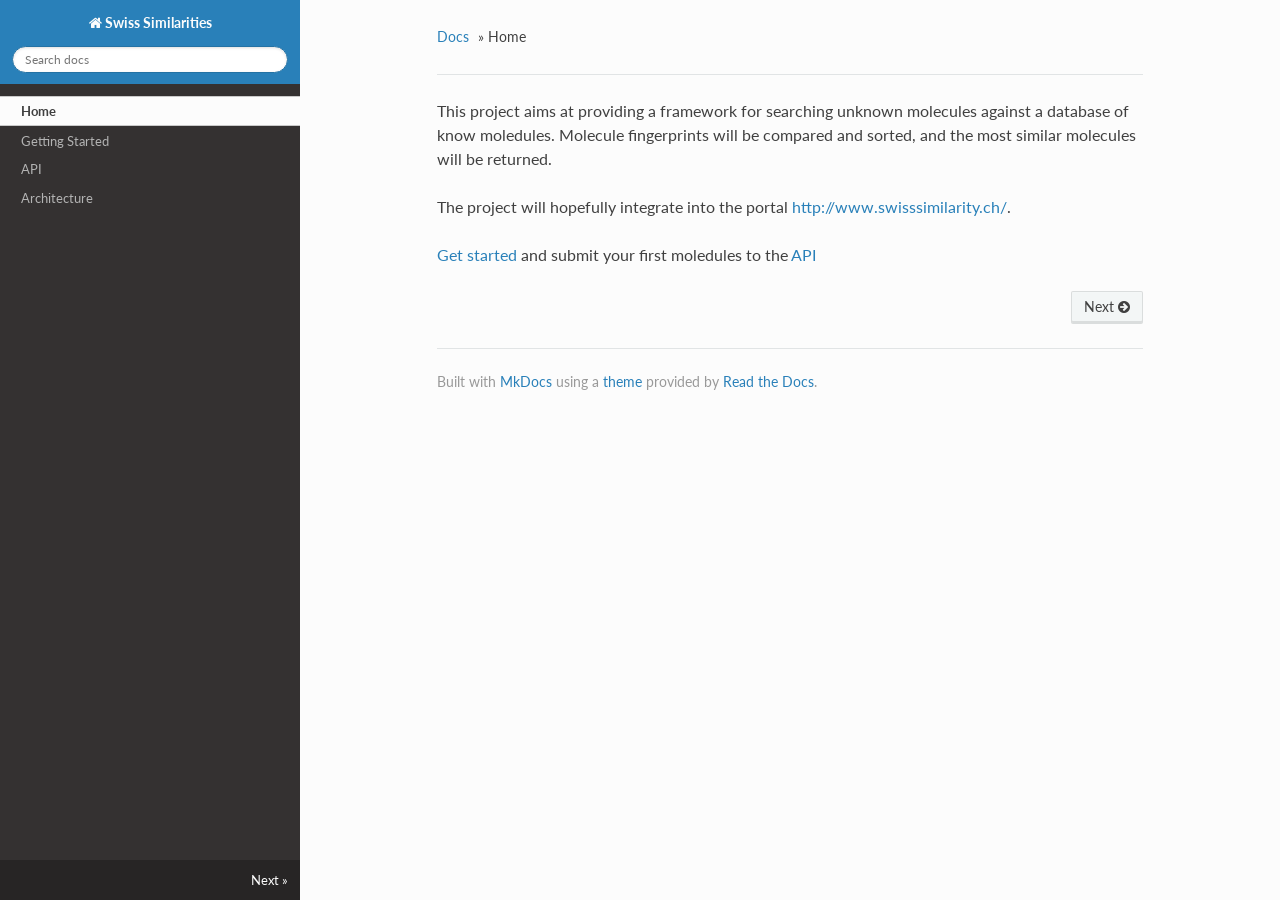
<file: index.html>
<!DOCTYPE html>
<!--[if IE 8]><html class="no-js lt-ie9" lang="en" > <![endif]-->
<!--[if gt IE 8]><!--> <html class="no-js" lang="en" > <!--<![endif]-->
<head>
  <meta charset="utf-8">
  <meta name="viewport" content="width=device-width, initial-scale=1.0">
  
  <title>Swiss Similarities</title>
  

  <link rel="shortcut icon" href="logo.png">
  

  
  <link href='https://fonts.googleapis.com/css?family=Lato:400,700|Roboto+Slab:400,700|Inconsolata:400,700' rel='stylesheet' type='text/css'>

  <link rel="stylesheet" href="./css/theme.css" type="text/css" />
  <link rel="stylesheet" href="./css/theme_extra.css" type="text/css" />
  <link rel="stylesheet" href="./css/highlight.css">
  <link href="./daplab.css" rel="stylesheet">

  
  <script>
    // Current page data
    var mkdocs_page_name = "None";
  </script>
  
  <script src="./js/jquery-2.1.1.min.js"></script>
  <script src="./js/modernizr-2.8.3.min.js"></script>
  <script type="text/javascript" src="./js/highlight.pack.js"></script>
  <script src="./js/theme.js"></script> 

  
</head>

<body class="wy-body-for-nav" role="document">

  <div class="wy-grid-for-nav">

    
    <nav data-toggle="wy-nav-shift" class="wy-nav-side stickynav">
      <div class="wy-side-nav-search">
        <a href="." class="icon icon-home"> Swiss Similarities</a>
        <div role="search">
  <form id ="rtd-search-form" class="wy-form" action="./search.html" method="get">
    <input type="text" name="q" placeholder="Search docs" />
  </form>
</div>
      </div>

      <div class="wy-menu wy-menu-vertical" data-spy="affix" role="navigation" aria-label="main navigation">
        <ul class="current">
          
            <li>
    <li class="toctree-l1 current">
        <a class="current" href=".">Home</a>
        
            <ul>
            
            </ul>
        
    </li>
<li>
          
            <li>
    <li class="toctree-l1 ">
        <a class="" href="getting_started/">Getting Started</a>
        
    </li>
<li>
          
            <li>
    <li class="toctree-l1 ">
        <a class="" href="api/">API</a>
        
    </li>
<li>
          
            <li>
    <li class="toctree-l1 ">
        <a class="" href="architecture/">Architecture</a>
        
    </li>
<li>
          
        </ul>
      </div>
      &nbsp;
    </nav>

    <section data-toggle="wy-nav-shift" class="wy-nav-content-wrap">

      
      <nav class="wy-nav-top" role="navigation" aria-label="top navigation">
        <i data-toggle="wy-nav-top" class="fa fa-bars"></i>
        <a href=".">Swiss Similarities</a>
      </nav>

      
      <div class="wy-nav-content">
        <div class="rst-content">
          <div role="navigation" aria-label="breadcrumbs navigation">
  <ul class="wy-breadcrumbs">
    <li><a href=".">Docs</a> &raquo;</li>
    
      
    
    <li>Home</li>
    <li class="wy-breadcrumbs-aside">
      
    </li>
  </ul>
  <hr/>
</div>
          <div role="main">
            <div class="section">
              
                <p>This project aims at providing a framework for searching unknown molecules against a database of know moledules.
Molecule fingerprints will be compared and sorted, and the most similar molecules will be returned.</p>
<p>The project will hopefully integrate into the portal <a href="http://www.swisssimilarity.ch/">http://www.swisssimilarity.ch/</a>.</p>
<p><a href="getting_started/">Get started</a> and submit your first moledules to the <a href="api/">API</a></p>
              
            </div>
          </div>
          <footer>
  
    <div class="rst-footer-buttons" role="navigation" aria-label="footer navigation">
      
        <a href="getting_started/" class="btn btn-neutral float-right" title="Getting Started"/>Next <span class="icon icon-circle-arrow-right"></span></a>
      
      
    </div>
  

  <hr/>

  <div role="contentinfo">
    <!-- Copyright etc -->
    
  </div>

  Built with <a href="http://www.mkdocs.org">MkDocs</a> using a <a href="https://github.com/snide/sphinx_rtd_theme">theme</a> provided by <a href="https://readthedocs.org">Read the Docs</a>.
</footer>
	  
        </div>
      </div>

    </section>

  </div>

<div class="rst-versions" role="note" style="cursor: pointer">
    <span class="rst-current-version" data-toggle="rst-current-version">
      
      
      
        <span style="margin-left: 15px"><a href="getting_started/" style="color: #fcfcfc">Next &raquo;</a></span>
      
    </span>
</div>

</body>
</html>

<!--
MkDocs version : 0.14.0
Build Date UTC : 2016-01-18 23:52:26.658202
-->
</file>
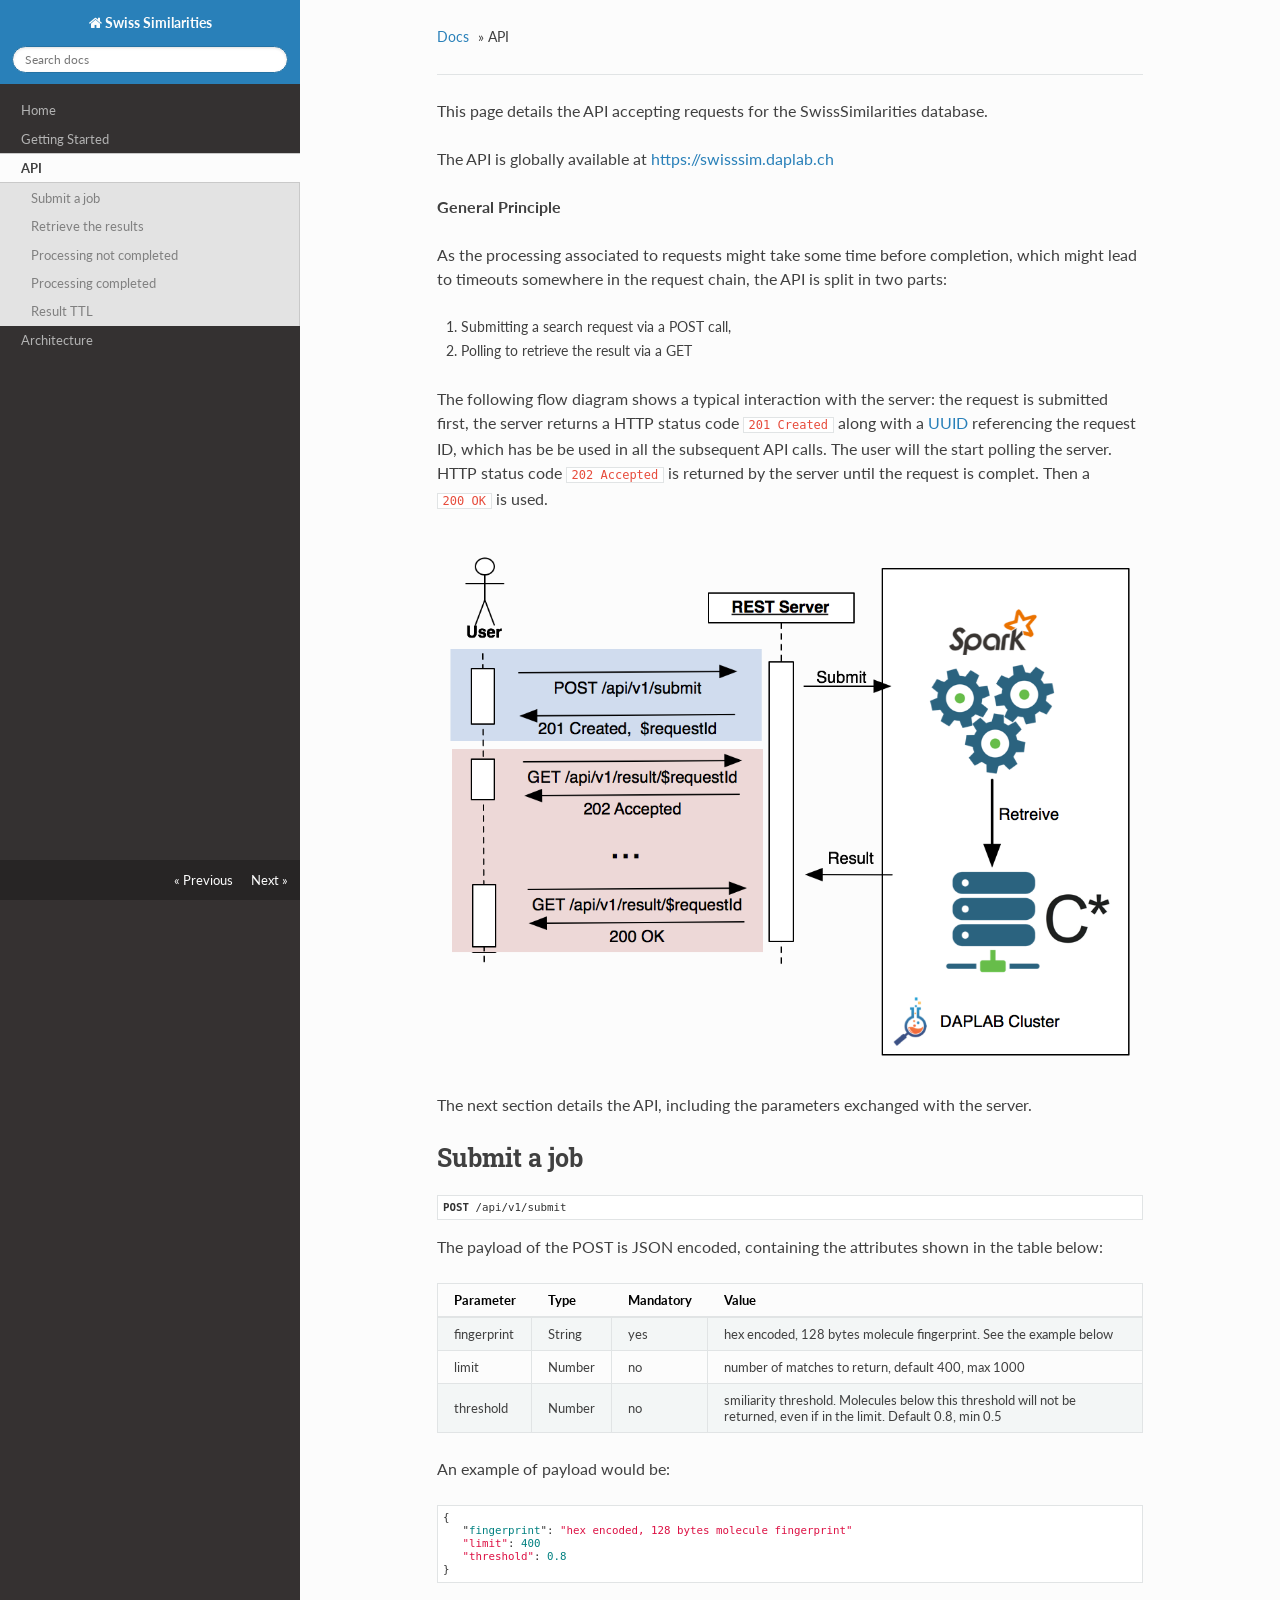
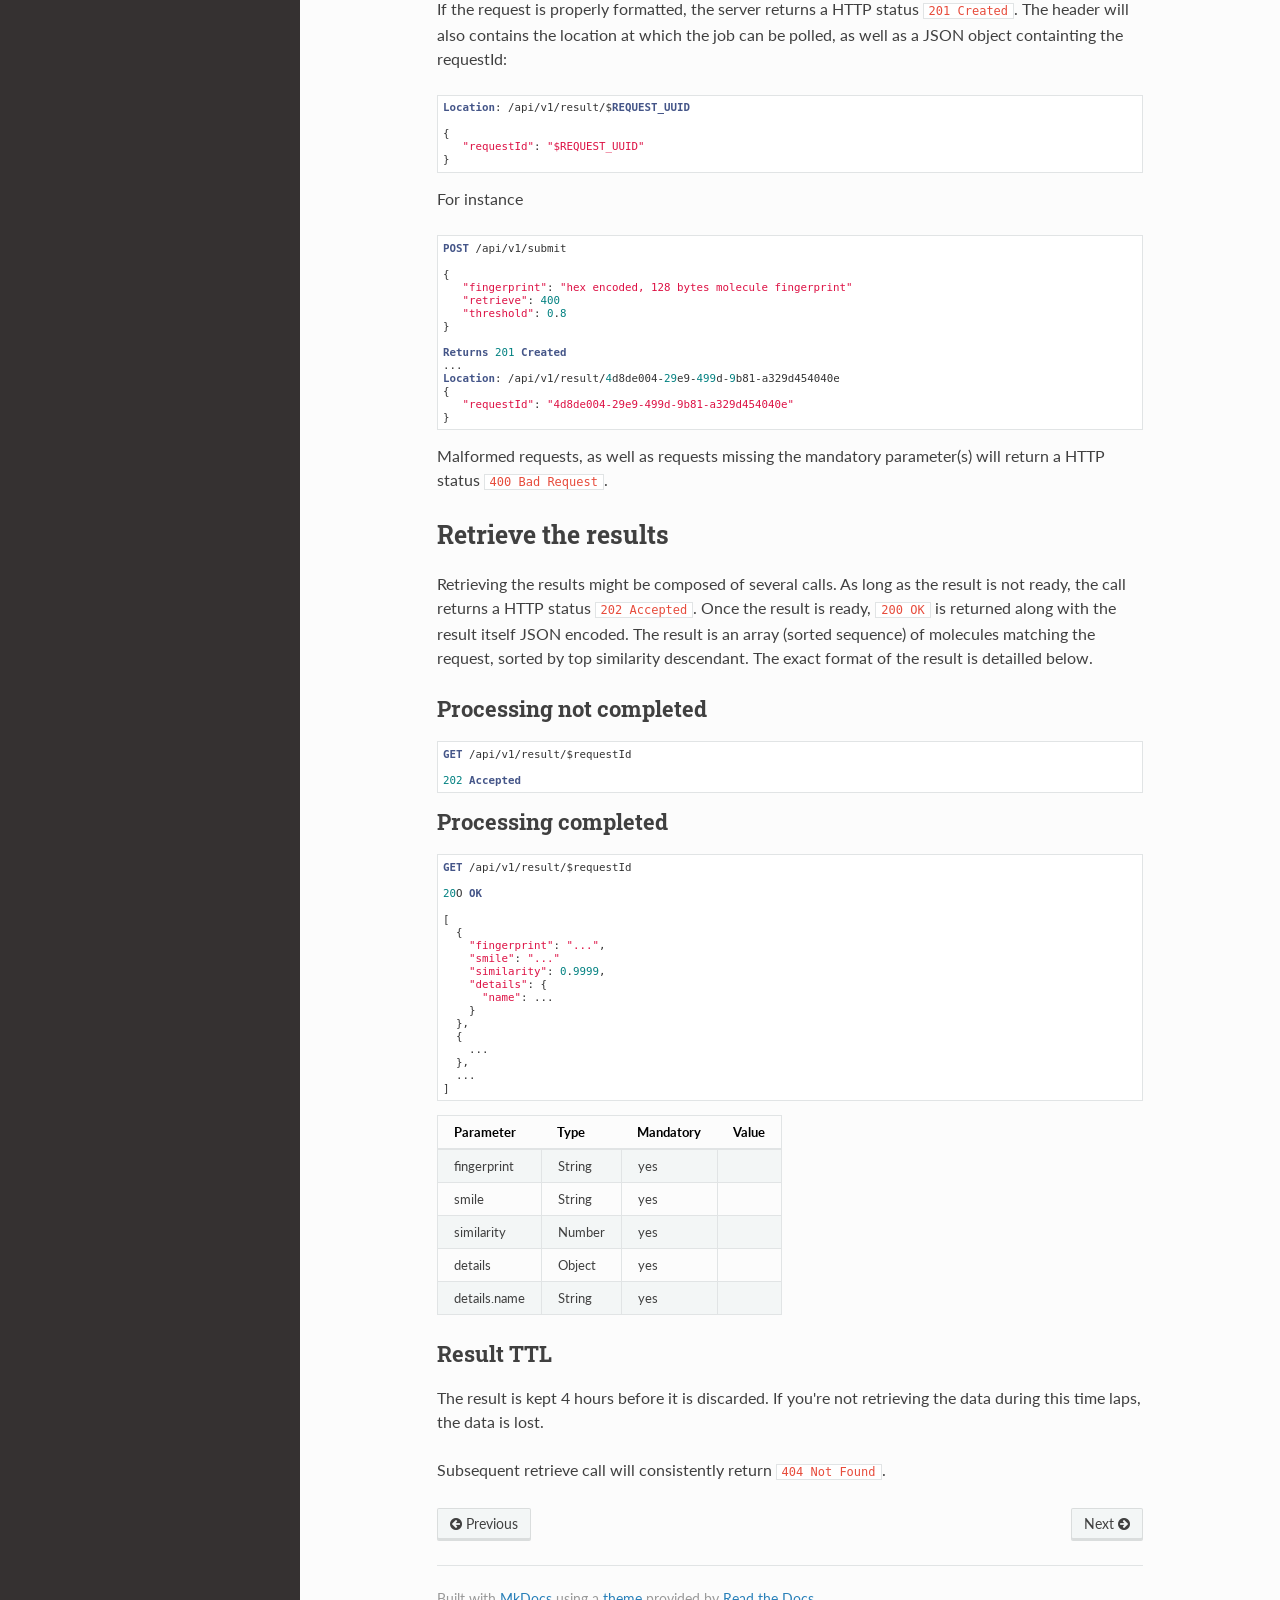
<file: api/index.html>
<!DOCTYPE html>
<!--[if IE 8]><html class="no-js lt-ie9" lang="en" > <![endif]-->
<!--[if gt IE 8]><!--> <html class="no-js" lang="en" > <!--<![endif]-->
<head>
  <meta charset="utf-8">
  <meta name="viewport" content="width=device-width, initial-scale=1.0">
  
  <title>API - Swiss Similarities</title>
  

  <link rel="shortcut icon" href="../logo.png">
  

  
  <link href='https://fonts.googleapis.com/css?family=Lato:400,700|Roboto+Slab:400,700|Inconsolata:400,700' rel='stylesheet' type='text/css'>

  <link rel="stylesheet" href="../css/theme.css" type="text/css" />
  <link rel="stylesheet" href="../css/theme_extra.css" type="text/css" />
  <link rel="stylesheet" href="../css/highlight.css">
  <link href="../daplab.css" rel="stylesheet">

  
  <script>
    // Current page data
    var mkdocs_page_name = "API";
  </script>
  
  <script src="../js/jquery-2.1.1.min.js"></script>
  <script src="../js/modernizr-2.8.3.min.js"></script>
  <script type="text/javascript" src="../js/highlight.pack.js"></script>
  <script src="../js/theme.js"></script> 

  
</head>

<body class="wy-body-for-nav" role="document">

  <div class="wy-grid-for-nav">

    
    <nav data-toggle="wy-nav-shift" class="wy-nav-side stickynav">
      <div class="wy-side-nav-search">
        <a href=".." class="icon icon-home"> Swiss Similarities</a>
        <div role="search">
  <form id ="rtd-search-form" class="wy-form" action="../search.html" method="get">
    <input type="text" name="q" placeholder="Search docs" />
  </form>
</div>
      </div>

      <div class="wy-menu wy-menu-vertical" data-spy="affix" role="navigation" aria-label="main navigation">
        <ul class="current">
          
            <li>
    <li class="toctree-l1 ">
        <a class="" href="..">Home</a>
        
    </li>
<li>
          
            <li>
    <li class="toctree-l1 ">
        <a class="" href="../getting_started/">Getting Started</a>
        
    </li>
<li>
          
            <li>
    <li class="toctree-l1 current">
        <a class="current" href="./">API</a>
        
            <ul>
            
                <li class="toctree-l3"><a href="#submit-a-job">Submit a job</a></li>
                
            
                <li class="toctree-l3"><a href="#retrieve-the-results">Retrieve the results</a></li>
                
                    <li><a class="toctree-l4" href="#processing-not-completed">Processing not completed</a></li>
                
                    <li><a class="toctree-l4" href="#processing-completed">Processing completed</a></li>
                
                    <li><a class="toctree-l4" href="#result-ttl">Result TTL</a></li>
                
            
            </ul>
        
    </li>
<li>
          
            <li>
    <li class="toctree-l1 ">
        <a class="" href="../architecture/">Architecture</a>
        
    </li>
<li>
          
        </ul>
      </div>
      &nbsp;
    </nav>

    <section data-toggle="wy-nav-shift" class="wy-nav-content-wrap">

      
      <nav class="wy-nav-top" role="navigation" aria-label="top navigation">
        <i data-toggle="wy-nav-top" class="fa fa-bars"></i>
        <a href="..">Swiss Similarities</a>
      </nav>

      
      <div class="wy-nav-content">
        <div class="rst-content">
          <div role="navigation" aria-label="breadcrumbs navigation">
  <ul class="wy-breadcrumbs">
    <li><a href="..">Docs</a> &raquo;</li>
    
      
    
    <li>API</li>
    <li class="wy-breadcrumbs-aside">
      
    </li>
  </ul>
  <hr/>
</div>
          <div role="main">
            <div class="section">
              
                <p>This page details the API accepting requests for the SwissSimilarities database.</p>
<p>The API is globally available at <a href="https://swisssim.daplab.ch">https://swisssim.daplab.ch</a></p>
<p><strong>General Principle</strong></p>
<p>As the processing associated to requests might take some time before completion, which might lead to timeouts
somewhere in the request chain, the API is split in two parts:</p>
<ol>
<li>Submitting a search request via a POST call,</li>
<li>Polling to retrieve the result via a GET</li>
</ol>
<p>The following flow diagram shows a typical interaction with the server: the request is submitted first, the server
returns a HTTP status code <code>201 Created</code> along with a <a href="https://en.wikipedia.org/wiki/Universally_unique_identifier">UUID</a>
referencing the request ID, which has be be used in all the subsequent API calls. 
The user will the start polling the server. HTTP status code <code>202 Accepted</code> is returned by the server until
the request is complet. Then a <code>200 OK</code> is used.</p>
<p><img alt="API Flow Chart" src="../api-flow-chart.png" /></p>
<p>The next section details the API, including the parameters exchanged with the server.</p>
<h1 id="submit-a-job">Submit a job</h1>
<pre><code>POST /api/v1/submit
</code></pre>

<p>The payload of the POST is JSON encoded, containing the attributes shown in the table below:</p>
<table>
<thead>
<tr>
<th>Parameter</th>
<th>Type</th>
<th>Mandatory</th>
<th>Value</th>
</tr>
</thead>
<tbody>
<tr>
<td>fingerprint</td>
<td>String</td>
<td>yes</td>
<td>hex encoded, 128 bytes molecule fingerprint. See the example below</td>
</tr>
<tr>
<td>limit</td>
<td>Number</td>
<td>no</td>
<td>number of matches to return, default 400, max 1000</td>
</tr>
<tr>
<td>threshold</td>
<td>Number</td>
<td>no</td>
<td>smiliarity threshold. Molecules below this threshold will not be returned, even if in the limit. Default 0.8, min 0.5</td>
</tr>
</tbody>
</table>
<p>An example of payload would be: </p>
<pre><code>{ 
   &quot;fingerprint&quot;: &quot;hex encoded, 128 bytes molecule fingerprint&quot;
   &quot;limit&quot;: 400
   &quot;threshold&quot;: 0.8
}
</code></pre>

<p>If the request is properly formatted, the server returns a HTTP status <code>201 Created</code>. The header will also contains
the location at which the job can be polled, as well as a JSON object containting the requestId:</p>
<pre><code>Location: /api/v1/result/$REQUEST_UUID

{
   &quot;requestId&quot;: &quot;$REQUEST_UUID&quot;
}
</code></pre>

<p>For instance</p>
<pre><code>POST /api/v1/submit

{ 
   &quot;fingerprint&quot;: &quot;hex encoded, 128 bytes molecule fingerprint&quot;
   &quot;retrieve&quot;: 400
   &quot;threshold&quot;: 0.8
}

Returns 201 Created
...
Location: /api/v1/result/4d8de004-29e9-499d-9b81-a329d454040e
{
   &quot;requestId&quot;: &quot;4d8de004-29e9-499d-9b81-a329d454040e&quot;
}
</code></pre>

<p>Malformed requests, as well as requests missing the mandatory parameter(s) 
will return a HTTP status <code>400 Bad Request</code>.</p>
<h1 id="retrieve-the-results">Retrieve the results</h1>
<p>Retrieving the results might be composed of several calls. As long as the result is not ready, the call returns
a HTTP status <code>202 Accepted</code>. Once the result is ready, <code>200 OK</code> is returned along with the result itself
JSON encoded. The result is an array (sorted sequence) of molecules matching the request,
sorted by top similarity descendant. The exact format of the result is detailled below.</p>
<h2 id="processing-not-completed">Processing not completed</h2>
<pre><code>GET /api/v1/result/$requestId

202 Accepted
</code></pre>

<h2 id="processing-completed">Processing completed</h2>
<pre><code>GET /api/v1/result/$requestId

20O OK

[ 
  {
    &quot;fingerprint&quot;: &quot;...&quot;,
    &quot;smile&quot;: &quot;...&quot;
    &quot;similarity&quot;: 0.9999,
    &quot;details&quot;: {
      &quot;name&quot;: ...
    }
  },
  {
    ...
  },
  ...
]     
</code></pre>

<table>
<thead>
<tr>
<th>Parameter</th>
<th>Type</th>
<th>Mandatory</th>
<th>Value</th>
</tr>
</thead>
<tbody>
<tr>
<td>fingerprint</td>
<td>String</td>
<td>yes</td>
<td></td>
</tr>
<tr>
<td>smile</td>
<td>String</td>
<td>yes</td>
<td></td>
</tr>
<tr>
<td>similarity</td>
<td>Number</td>
<td>yes</td>
<td></td>
</tr>
<tr>
<td>details</td>
<td>Object</td>
<td>yes</td>
<td></td>
</tr>
<tr>
<td>details.name</td>
<td>String</td>
<td>yes</td>
<td></td>
</tr>
</tbody>
</table>
<h2 id="result-ttl">Result TTL</h2>
<p>The result is kept 4 hours before it is discarded. If you're not retrieving the data during this time laps, 
the data is lost.</p>
<p>Subsequent retrieve call will consistently return <code>404 Not Found</code>.</p>
              
            </div>
          </div>
          <footer>
  
    <div class="rst-footer-buttons" role="navigation" aria-label="footer navigation">
      
        <a href="../architecture/" class="btn btn-neutral float-right" title="Architecture"/>Next <span class="icon icon-circle-arrow-right"></span></a>
      
      
        <a href="../getting_started/" class="btn btn-neutral" title="Getting Started"><span class="icon icon-circle-arrow-left"></span> Previous</a>
      
    </div>
  

  <hr/>

  <div role="contentinfo">
    <!-- Copyright etc -->
    
  </div>

  Built with <a href="http://www.mkdocs.org">MkDocs</a> using a <a href="https://github.com/snide/sphinx_rtd_theme">theme</a> provided by <a href="https://readthedocs.org">Read the Docs</a>.
</footer>
	  
        </div>
      </div>

    </section>

  </div>

<div class="rst-versions" role="note" style="cursor: pointer">
    <span class="rst-current-version" data-toggle="rst-current-version">
      
      
        <span><a href="../getting_started/" style="color: #fcfcfc;">&laquo; Previous</a></span>
      
      
        <span style="margin-left: 15px"><a href="../architecture/" style="color: #fcfcfc">Next &raquo;</a></span>
      
    </span>
</div>

</body>
</html>
</file>
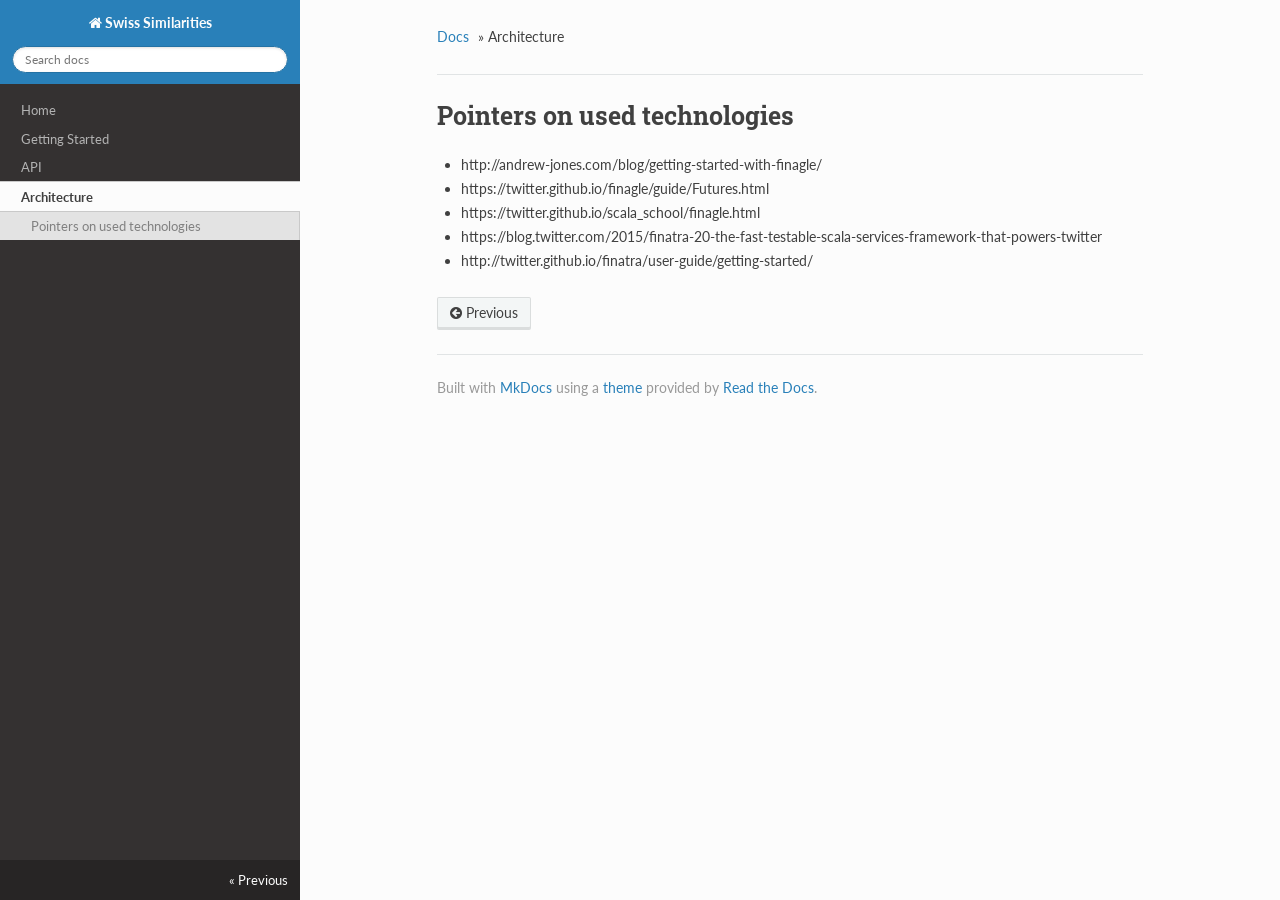
<file: architecture/index.html>
<!DOCTYPE html>
<!--[if IE 8]><html class="no-js lt-ie9" lang="en" > <![endif]-->
<!--[if gt IE 8]><!--> <html class="no-js" lang="en" > <!--<![endif]-->
<head>
  <meta charset="utf-8">
  <meta name="viewport" content="width=device-width, initial-scale=1.0">
  
  <title>Architecture - Swiss Similarities</title>
  

  <link rel="shortcut icon" href="../logo.png">
  

  
  <link href='https://fonts.googleapis.com/css?family=Lato:400,700|Roboto+Slab:400,700|Inconsolata:400,700' rel='stylesheet' type='text/css'>

  <link rel="stylesheet" href="../css/theme.css" type="text/css" />
  <link rel="stylesheet" href="../css/theme_extra.css" type="text/css" />
  <link rel="stylesheet" href="../css/highlight.css">
  <link href="../daplab.css" rel="stylesheet">

  
  <script>
    // Current page data
    var mkdocs_page_name = "Architecture";
  </script>
  
  <script src="../js/jquery-2.1.1.min.js"></script>
  <script src="../js/modernizr-2.8.3.min.js"></script>
  <script type="text/javascript" src="../js/highlight.pack.js"></script>
  <script src="../js/theme.js"></script> 

  
</head>

<body class="wy-body-for-nav" role="document">

  <div class="wy-grid-for-nav">

    
    <nav data-toggle="wy-nav-shift" class="wy-nav-side stickynav">
      <div class="wy-side-nav-search">
        <a href=".." class="icon icon-home"> Swiss Similarities</a>
        <div role="search">
  <form id ="rtd-search-form" class="wy-form" action="../search.html" method="get">
    <input type="text" name="q" placeholder="Search docs" />
  </form>
</div>
      </div>

      <div class="wy-menu wy-menu-vertical" data-spy="affix" role="navigation" aria-label="main navigation">
        <ul class="current">
          
            <li>
    <li class="toctree-l1 ">
        <a class="" href="..">Home</a>
        
    </li>
<li>
          
            <li>
    <li class="toctree-l1 ">
        <a class="" href="../getting_started/">Getting Started</a>
        
    </li>
<li>
          
            <li>
    <li class="toctree-l1 ">
        <a class="" href="../api/">API</a>
        
    </li>
<li>
          
            <li>
    <li class="toctree-l1 current">
        <a class="current" href="./">Architecture</a>
        
            <ul>
            
                <li class="toctree-l3"><a href="#pointers-on-used-technologies">Pointers on used technologies</a></li>
                
            
            </ul>
        
    </li>
<li>
          
        </ul>
      </div>
      &nbsp;
    </nav>

    <section data-toggle="wy-nav-shift" class="wy-nav-content-wrap">

      
      <nav class="wy-nav-top" role="navigation" aria-label="top navigation">
        <i data-toggle="wy-nav-top" class="fa fa-bars"></i>
        <a href="..">Swiss Similarities</a>
      </nav>

      
      <div class="wy-nav-content">
        <div class="rst-content">
          <div role="navigation" aria-label="breadcrumbs navigation">
  <ul class="wy-breadcrumbs">
    <li><a href="..">Docs</a> &raquo;</li>
    
      
    
    <li>Architecture</li>
    <li class="wy-breadcrumbs-aside">
      
    </li>
  </ul>
  <hr/>
</div>
          <div role="main">
            <div class="section">
              
                <h1 id="pointers-on-used-technologies">Pointers on used technologies</h1>
<ul>
<li>http://andrew-jones.com/blog/getting-started-with-finagle/</li>
<li>https://twitter.github.io/finagle/guide/Futures.html</li>
<li>https://twitter.github.io/scala_school/finagle.html</li>
<li>https://blog.twitter.com/2015/finatra-20-the-fast-testable-scala-services-framework-that-powers-twitter</li>
<li>http://twitter.github.io/finatra/user-guide/getting-started/</li>
</ul>
              
            </div>
          </div>
          <footer>
  
    <div class="rst-footer-buttons" role="navigation" aria-label="footer navigation">
      
      
        <a href="../api/" class="btn btn-neutral" title="API"><span class="icon icon-circle-arrow-left"></span> Previous</a>
      
    </div>
  

  <hr/>

  <div role="contentinfo">
    <!-- Copyright etc -->
    
  </div>

  Built with <a href="http://www.mkdocs.org">MkDocs</a> using a <a href="https://github.com/snide/sphinx_rtd_theme">theme</a> provided by <a href="https://readthedocs.org">Read the Docs</a>.
</footer>
	  
        </div>
      </div>

    </section>

  </div>

<div class="rst-versions" role="note" style="cursor: pointer">
    <span class="rst-current-version" data-toggle="rst-current-version">
      
      
        <span><a href="../api/" style="color: #fcfcfc;">&laquo; Previous</a></span>
      
      
    </span>
</div>

</body>
</html>
</file>
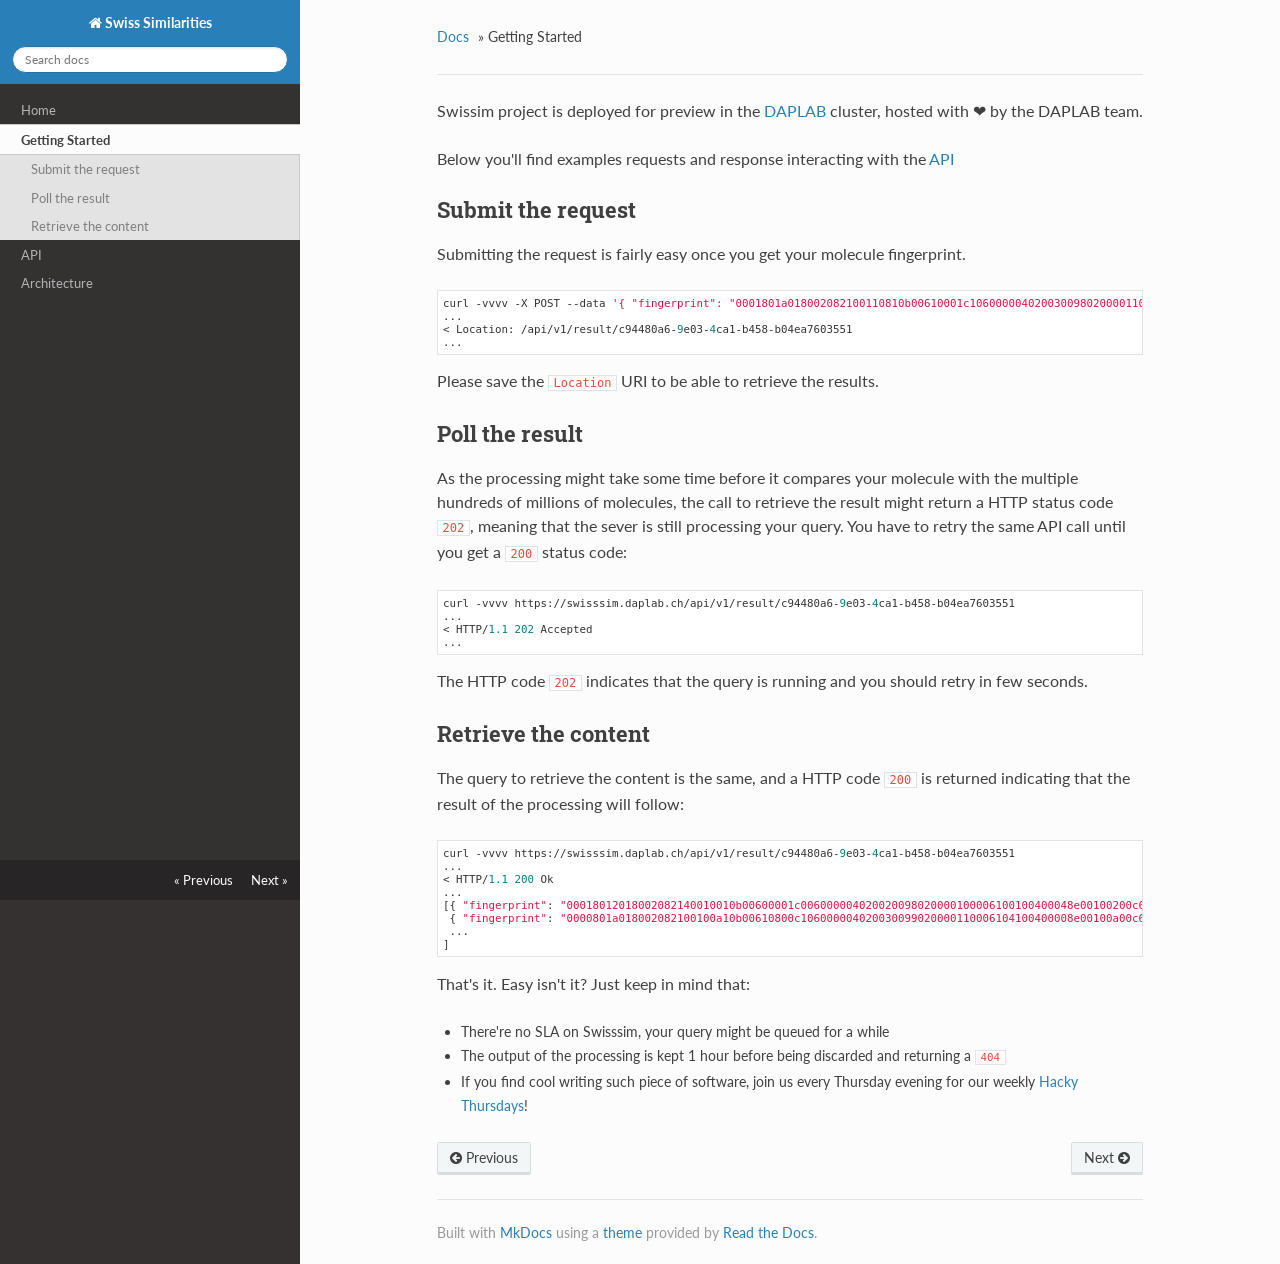
<file: getting_started/index.html>
<!DOCTYPE html>
<!--[if IE 8]><html class="no-js lt-ie9" lang="en" > <![endif]-->
<!--[if gt IE 8]><!--> <html class="no-js" lang="en" > <!--<![endif]-->
<head>
  <meta charset="utf-8">
  <meta name="viewport" content="width=device-width, initial-scale=1.0">
  
  <title>Getting Started - Swiss Similarities</title>
  

  <link rel="shortcut icon" href="../logo.png">
  

  
  <link href='https://fonts.googleapis.com/css?family=Lato:400,700|Roboto+Slab:400,700|Inconsolata:400,700' rel='stylesheet' type='text/css'>

  <link rel="stylesheet" href="../css/theme.css" type="text/css" />
  <link rel="stylesheet" href="../css/theme_extra.css" type="text/css" />
  <link rel="stylesheet" href="../css/highlight.css">
  <link href="../daplab.css" rel="stylesheet">

  
  <script>
    // Current page data
    var mkdocs_page_name = "Getting Started";
  </script>
  
  <script src="../js/jquery-2.1.1.min.js"></script>
  <script src="../js/modernizr-2.8.3.min.js"></script>
  <script type="text/javascript" src="../js/highlight.pack.js"></script>
  <script src="../js/theme.js"></script> 

  
</head>

<body class="wy-body-for-nav" role="document">

  <div class="wy-grid-for-nav">

    
    <nav data-toggle="wy-nav-shift" class="wy-nav-side stickynav">
      <div class="wy-side-nav-search">
        <a href=".." class="icon icon-home"> Swiss Similarities</a>
        <div role="search">
  <form id ="rtd-search-form" class="wy-form" action="../search.html" method="get">
    <input type="text" name="q" placeholder="Search docs" />
  </form>
</div>
      </div>

      <div class="wy-menu wy-menu-vertical" data-spy="affix" role="navigation" aria-label="main navigation">
        <ul class="current">
          
            <li>
    <li class="toctree-l1 ">
        <a class="" href="..">Home</a>
        
    </li>
<li>
          
            <li>
    <li class="toctree-l1 current">
        <a class="current" href="./">Getting Started</a>
        
            <ul>
            
                <li class="toctree-l3"><a href="#submit-the-request">Submit the request</a></li>
                
            
                <li class="toctree-l3"><a href="#poll-the-result">Poll the result</a></li>
                
            
                <li class="toctree-l3"><a href="#retrieve-the-content">Retrieve the content</a></li>
                
            
            </ul>
        
    </li>
<li>
          
            <li>
    <li class="toctree-l1 ">
        <a class="" href="../api/">API</a>
        
    </li>
<li>
          
            <li>
    <li class="toctree-l1 ">
        <a class="" href="../architecture/">Architecture</a>
        
    </li>
<li>
          
        </ul>
      </div>
      &nbsp;
    </nav>

    <section data-toggle="wy-nav-shift" class="wy-nav-content-wrap">

      
      <nav class="wy-nav-top" role="navigation" aria-label="top navigation">
        <i data-toggle="wy-nav-top" class="fa fa-bars"></i>
        <a href="..">Swiss Similarities</a>
      </nav>

      
      <div class="wy-nav-content">
        <div class="rst-content">
          <div role="navigation" aria-label="breadcrumbs navigation">
  <ul class="wy-breadcrumbs">
    <li><a href="..">Docs</a> &raquo;</li>
    
      
    
    <li>Getting Started</li>
    <li class="wy-breadcrumbs-aside">
      
    </li>
  </ul>
  <hr/>
</div>
          <div role="main">
            <div class="section">
              
                <p>Swissim project is deployed for preview in the <a href="http://daplab.ch">DAPLAB</a> cluster, hosted with ❤ by the DAPLAB team.</p>
<p>Below you'll find examples requests and response interacting with the <a href="../api/">API</a></p>
<h2 id="submit-the-request">Submit the request</h2>
<p>Submitting the request is fairly easy once you get your molecule fingerprint.</p>
<pre><code class="bash">curl -vvvv -X POST --data '{ &quot;fingerprint&quot;: &quot;[base64]&quot;, &quot;limit&quot;: 100, &quot;threshold&quot;: 0.8 }' https://swisssim.daplab.ch/api/v1/submit
...
&lt; Location: /api/v1/result/c94480a6-9e03-4ca1-b458-b04ea7603551
...
</code></pre>

<p>Please save the <code>Location</code> URI to be able to retrieve the results.</p>
<h2 id="poll-the-result">Poll the result</h2>
<p>As the processing might take some time before it compares your molecule with the multiple hundreds of millions of molecules,
the call to retrieve the result might return a HTTP status code <code>202</code>, meaning that the sever is still processing
your query. You have to retry the same API call until you get a <code>200</code> status code:</p>
<pre><code class="bash">curl -vvvv https://swisssim.daplab.ch/api/v1/result/c94480a6-9e03-4ca1-b458-b04ea7603551
...
&lt; HTTP/1.1 202 Accepted
...
</code></pre>

<p>The HTTP code <code>202</code> indicates that the query is running and you should retry in few seconds.</p>
<h2 id="retrieve-the-content">Retrieve the content</h2>
<p>The query to retrieve the content is the same, and a HTTP code <code>200</code> is returned indicating that the result of the
processing will follow:</p>
<pre><code class="bash">curl -vvvv https://swisssim.daplab.ch/api/v1/result/c94480a6-9e03-4ca1-b458-b04ea7603551
...
&lt; HTTP/1.1 200 Ok
...
[{ &quot;fingerprint&quot;: &quot;[base64]&quot;, &quot;smile&quot;: &quot;Cc1nc2cc(Cl)c(cc2c(=O)n1c1ccccc1O)S(=O)(=O)N&quot;, &quot;similarity&quot;: 0.7941176470588235, &quot;details&quot;: &quot;; Nc1cc(Cl)c(cc1C(O)=O)S(N)(=O)=O ; 1287030|FLUKA ; SigmaAldrich ; CC(=O)Nc1ccccc1O ; A7000|ALDRICH ; SigmaAldrich ; 0008-0000014351 ; Niementowski_quinazoline&quot; }
 { &quot;fingerprint&quot;: &quot;[base64]&quot;, &quot;smile&quot;: &quot;CCCC(C)(C)c1nc2ccc(cc2c(=O)n1c1ccc(Cl)cc1)S(=O)(=O)Nc1ccccc1OC&quot;, &quot;similarity&quot;: 0.7936507936507936, &quot;details&quot;: &quot;; COc1ccccc1NS(=O)(=O)c1ccc(N)c(c1)C(O)=O ; CDS010681|ALDRICH ; SigmaAldrich ; CCCC(C)(C)C(=O)Nc1ccc(Cl)cc1 ; 36172|FLUKA ; SigmaAldrich ; 0008-0000098610 ; Niementowski_quinazoline&quot; }
 ...
]
</code></pre>

<p>That's it. Easy isn't it? Just keep in mind that:</p>
<ul>
<li>There're no SLA on Swisssim, your query might be queued for a while</li>
<li>The output of the processing is kept 1 hour before being discarded and returning a <code>404</code></li>
<li>If you find cool writing such piece of software, join us every Thursday evening for our weekly <a href="http://daplab.ch/#hacky">Hacky Thursdays</a>!</li>
</ul>
              
            </div>
          </div>
          <footer>
  
    <div class="rst-footer-buttons" role="navigation" aria-label="footer navigation">
      
        <a href="../api/" class="btn btn-neutral float-right" title="API"/>Next <span class="icon icon-circle-arrow-right"></span></a>
      
      
        <a href=".." class="btn btn-neutral" title="Home"><span class="icon icon-circle-arrow-left"></span> Previous</a>
      
    </div>
  

  <hr/>

  <div role="contentinfo">
    <!-- Copyright etc -->
    
  </div>

  Built with <a href="http://www.mkdocs.org">MkDocs</a> using a <a href="https://github.com/snide/sphinx_rtd_theme">theme</a> provided by <a href="https://readthedocs.org">Read the Docs</a>.
</footer>
	  
        </div>
      </div>

    </section>

  </div>

<div class="rst-versions" role="note" style="cursor: pointer">
    <span class="rst-current-version" data-toggle="rst-current-version">
      
      
        <span><a href=".." style="color: #fcfcfc;">&laquo; Previous</a></span>
      
      
        <span style="margin-left: 15px"><a href="../api/" style="color: #fcfcfc">Next &raquo;</a></span>
      
    </span>
</div>

</body>
</html>
</file>
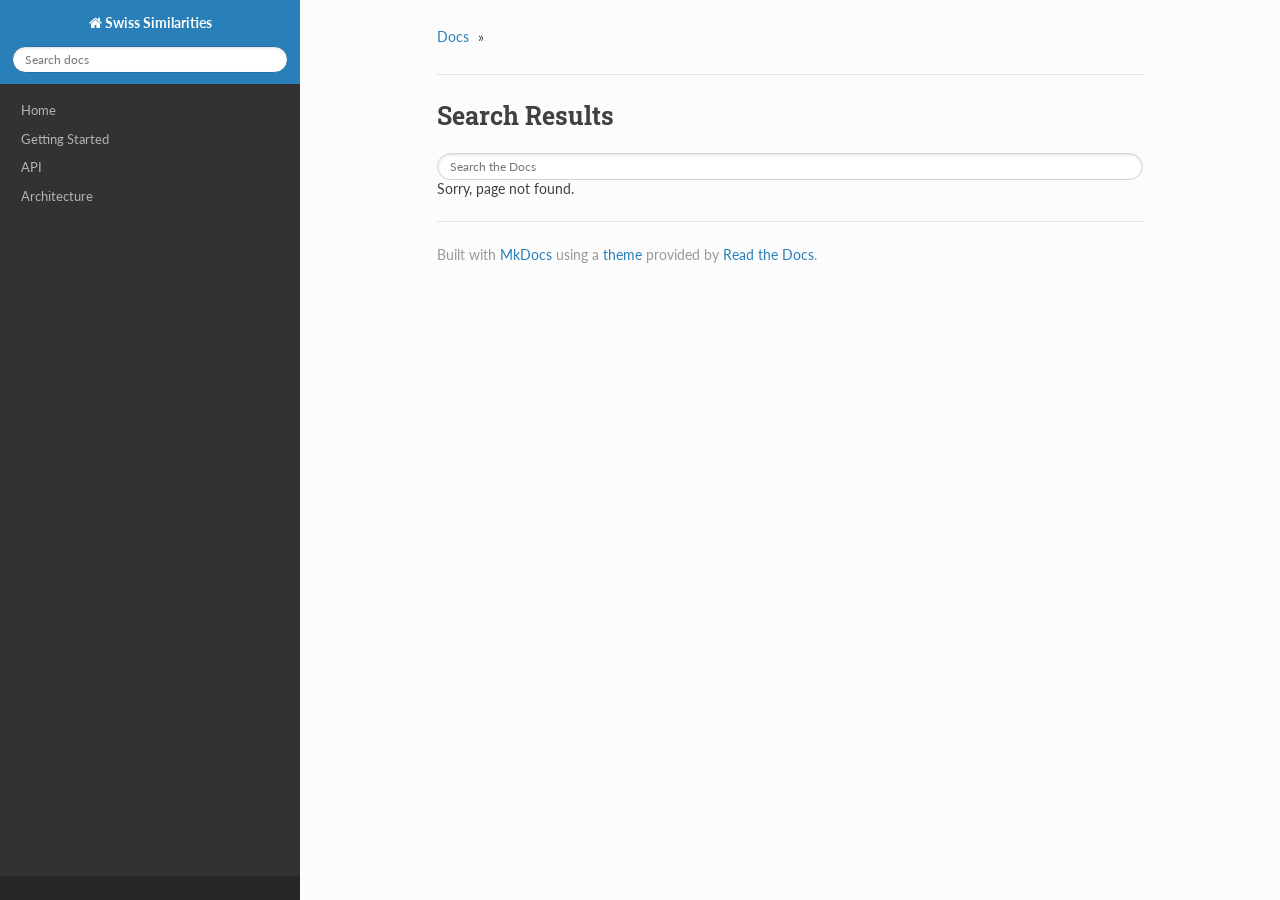
<file: search.html>
<!DOCTYPE html>
<!--[if IE 8]><html class="no-js lt-ie9" lang="en" > <![endif]-->
<!--[if gt IE 8]><!--> <html class="no-js" lang="en" > <!--<![endif]-->
<head>
  <meta charset="utf-8">
  <meta name="viewport" content="width=device-width, initial-scale=1.0">
  
  <title>Swiss Similarities</title>
  

  <link rel="shortcut icon" href="logo.png">
  

  
  <link href='https://fonts.googleapis.com/css?family=Lato:400,700|Roboto+Slab:400,700|Inconsolata:400,700' rel='stylesheet' type='text/css'>

  <link rel="stylesheet" href="./css/theme.css" type="text/css" />
  <link rel="stylesheet" href="./css/theme_extra.css" type="text/css" />
  <link rel="stylesheet" href="./css/highlight.css">
  <link href="./daplab.css" rel="stylesheet">

  
  <script src="./js/jquery-2.1.1.min.js"></script>
  <script src="./js/modernizr-2.8.3.min.js"></script>
  <script type="text/javascript" src="./js/highlight.pack.js"></script>
  <script src="./js/theme.js"></script>
  <script>var base_url = '.';</script>
  <script data-main="./mkdocs/js/search.js" src="./mkdocs/js/require.js"></script>


  
</head>

<body class="wy-body-for-nav" role="document">

  <div class="wy-grid-for-nav">

    
    <nav data-toggle="wy-nav-shift" class="wy-nav-side stickynav">
      <div class="wy-side-nav-search">
        <a href="." class="icon icon-home"> Swiss Similarities</a>
        <div role="search">
  <form id ="rtd-search-form" class="wy-form" action="./search.html" method="get">
    <input type="text" name="q" placeholder="Search docs" />
  </form>
</div>
      </div>

      <div class="wy-menu wy-menu-vertical" data-spy="affix" role="navigation" aria-label="main navigation">
        <ul class="current">
          
            <li>
    <li class="toctree-l1 ">
        <a class="" href=".">Home</a>
        
    </li>
<li>
          
            <li>
    <li class="toctree-l1 ">
        <a class="" href="getting_started/">Getting Started</a>
        
    </li>
<li>
          
            <li>
    <li class="toctree-l1 ">
        <a class="" href="api/">API</a>
        
    </li>
<li>
          
            <li>
    <li class="toctree-l1 ">
        <a class="" href="architecture/">Architecture</a>
        
    </li>
<li>
          
        </ul>
      </div>
      &nbsp;
    </nav>

    <section data-toggle="wy-nav-shift" class="wy-nav-content-wrap">

      
      <nav class="wy-nav-top" role="navigation" aria-label="top navigation">
        <i data-toggle="wy-nav-top" class="fa fa-bars"></i>
        <a href=".">Swiss Similarities</a>
      </nav>

      
      <div class="wy-nav-content">
        <div class="rst-content">
          <div role="navigation" aria-label="breadcrumbs navigation">
  <ul class="wy-breadcrumbs">
    <li><a href=".">Docs</a> &raquo;</li>
    
    
    <li class="wy-breadcrumbs-aside">
      
    </li>
  </ul>
  <hr/>
</div>
          <div role="main">
            <div class="section">
              

  <h1 id="search">Search Results</h1>

  <form id="content_search" action="search.html">
    <span role="status" aria-live="polite" class="ui-helper-hidden-accessible"></span>
    <input name="q" id="mkdocs-search-query" type="text" class="search_input search-query ui-autocomplete-input" placeholder="Search the Docs" autocomplete="off" autofocus>
  </form>

  <div id="mkdocs-search-results">
    Sorry, page not found.
  </div>


            </div>
          </div>
          <footer>
  

  <hr/>

  <div role="contentinfo">
    <!-- Copyright etc -->
    
  </div>

  Built with <a href="http://www.mkdocs.org">MkDocs</a> using a <a href="https://github.com/snide/sphinx_rtd_theme">theme</a> provided by <a href="https://readthedocs.org">Read the Docs</a>.
</footer>
	  
        </div>
      </div>

    </section>

  </div>

<div class="rst-versions" role="note" style="cursor: pointer">
    <span class="rst-current-version" data-toggle="rst-current-version">
      
      
      
    </span>
</div>

</body>
</html>
</file>
<file: css/theme.css>
/*
 * This file is copied from the upstream ReadTheDocs Sphinx
 * theme. To aid upgradability this file should *not* be edited.
 * modifications we need should be included in theme_extra.css.
 *
 * https://github.com/rtfd/readthedocs.org/blob/master/media/css/sphinx_rtd_theme.css
 */

*{-webkit-box-sizing:border-box;-moz-box-sizing:border-box;box-sizing:border-box}article,aside,details,figcaption,figure,footer,header,hgroup,nav,section{display:block}audio,canvas,video{display:inline-block;*display:inline;*zoom:1}audio:not([controls]){display:none}[hidden]{display:none}*{-webkit-box-sizing:border-box;-moz-box-sizing:border-box;box-sizing:border-box}html{font-size:100%;-webkit-text-size-adjust:100%;-ms-text-size-adjust:100%}body{margin:0}a:hover,a:active{outline:0}abbr[title]{border-bottom:1px dotted}b,strong{font-weight:bold}blockquote{margin:0}dfn{font-style:italic}ins{background:#ff9;color:#000;text-decoration:none}mark{background:#ff0;color:#000;font-style:italic;font-weight:bold}pre,code,.rst-content tt,kbd,samp{font-family:monospace,serif;_font-family:"courier new",monospace;font-size:1em}pre{white-space:pre}q{quotes:none}q:before,q:after{content:"";content:none}small{font-size:85%}sub,sup{font-size:75%;line-height:0;position:relative;vertical-align:baseline}sup{top:-0.5em}sub{bottom:-0.25em}ul,ol,dl{margin:0;padding:0;list-style:none;list-style-image:none}li{list-style:none}dd{margin:0}img{border:0;-ms-interpolation-mode:bicubic;vertical-align:middle;max-width:100%}svg:not(:root){overflow:hidden}figure{margin:0}form{margin:0}fieldset{border:0;margin:0;padding:0}label{cursor:pointer}legend{border:0;*margin-left:-7px;padding:0;white-space:normal}button,input,select,textarea{font-size:100%;margin:0;vertical-align:baseline;*vertical-align:middle}button,input{line-height:normal}button,input[type="button"],input[type="reset"],input[type="submit"]{cursor:pointer;-webkit-appearance:button;*overflow:visible}button[disabled],input[disabled]{cursor:default}input[type="checkbox"],input[type="radio"]{box-sizing:border-box;padding:0;*width:13px;*height:13px}input[type="search"]{-webkit-appearance:textfield;-moz-box-sizing:content-box;-webkit-box-sizing:content-box;box-sizing:content-box}input[type="search"]::-webkit-search-decoration,input[type="search"]::-webkit-search-cancel-button{-webkit-appearance:none}button::-moz-focus-inner,input::-moz-focus-inner{border:0;padding:0}textarea{overflow:auto;vertical-align:top;resize:vertical}table{border-collapse:collapse;border-spacing:0}td{vertical-align:top}.chromeframe{margin:0.2em 0;background:#ccc;color:#000;padding:0.2em 0}.ir{display:block;border:0;text-indent:-999em;overflow:hidden;background-color:transparent;background-repeat:no-repeat;text-align:left;direction:ltr;*line-height:0}.ir br{display:none}.hidden{display:none !important;visibility:hidden}.visuallyhidden{border:0;clip:rect(0 0 0 0);height:1px;margin:-1px;overflow:hidden;padding:0;position:absolute;width:1px}.visuallyhidden.focusable:active,.visuallyhidden.focusable:focus{clip:auto;height:auto;margin:0;overflow:visible;position:static;width:auto}.invisible{visibility:hidden}.relative{position:relative}big,small{font-size:100%}@media print{html,body,section{background:none !important}*{box-shadow:none !important;text-shadow:none !important;filter:none !important;-ms-filter:none !important}a,a:visited{text-decoration:underline}.ir a:after,a[href^="javascript:"]:after,a[href^="#"]:after{content:""}pre,blockquote{page-break-inside:avoid}thead{display:table-header-group}tr,img{page-break-inside:avoid}img{max-width:100% !important}@page{margin:0.5cm}p,h2,h3{orphans:3;widows:3}h2,h3{page-break-after:avoid}}.fa:before,.rst-content .admonition-title:before,.rst-content h1 .headerlink:before,.rst-content h2 .headerlink:before,.rst-content h3 .headerlink:before,.rst-content h4 .headerlink:before,.rst-content h5 .headerlink:before,.rst-content h6 .headerlink:before,.rst-content dl dt .headerlink:before,.icon:before,.wy-dropdown .caret:before,.wy-inline-validate.wy-inline-validate-success .wy-input-context:before,.wy-inline-validate.wy-inline-validate-danger .wy-input-context:before,.wy-inline-validate.wy-inline-validate-warning .wy-input-context:before,.wy-inline-validate.wy-inline-validate-info .wy-input-context:before,.wy-alert,.rst-content .note,.rst-content .attention,.rst-content .caution,.rst-content .danger,.rst-content .error,.rst-content .hint,.rst-content .important,.rst-content .tip,.rst-content .warning,.rst-content .seealso,.rst-content .admonition-todo,.btn,input[type="text"],input[type="password"],input[type="email"],input[type="url"],input[type="date"],input[type="month"],input[type="time"],input[type="datetime"],input[type="datetime-local"],input[type="week"],input[type="number"],input[type="search"],input[type="tel"],input[type="color"],select,textarea,.wy-menu-vertical li.on a,.wy-menu-vertical li.current>a,.wy-side-nav-search>a,.wy-side-nav-search .wy-dropdown>a,.wy-nav-top a{-webkit-font-smoothing:antialiased}.clearfix{*zoom:1}.clearfix:before,.clearfix:after{display:table;content:""}.clearfix:after{clear:both}/*!
 *  Font Awesome 4.1.0 by @davegandy - http://fontawesome.io - @fontawesome
 *  License - http://fontawesome.io/license (Font: SIL OFL 1.1, CSS: MIT License)
 */@font-face{font-family:'FontAwesome';src:url("../fonts/fontawesome-webfont.eot?v=4.1.0");src:url("../fonts/fontawesome-webfont.eot?#iefix&v=4.1.0") format("embedded-opentype"),url("../fonts/fontawesome-webfont.woff?v=4.1.0") format("woff"),url("../fonts/fontawesome-webfont.ttf?v=4.1.0") format("truetype"),url("../fonts/fontawesome-webfont.svg?v=4.1.0#fontawesomeregular") format("svg");font-weight:normal;font-style:normal}.fa,.rst-content .admonition-title,.rst-content h1 .headerlink,.rst-content h2 .headerlink,.rst-content h3 .headerlink,.rst-content h4 .headerlink,.rst-content h5 .headerlink,.rst-content h6 .headerlink,.rst-content dl dt .headerlink,.icon{display:inline-block;font-family:FontAwesome;font-style:normal;font-weight:normal;line-height:1;-webkit-font-smoothing:antialiased;-moz-osx-font-smoothing:grayscale}.fa-lg{font-size:1.33333em;line-height:0.75em;vertical-align:-15%}.fa-2x{font-size:2em}.fa-3x{font-size:3em}.fa-4x{font-size:4em}.fa-5x{font-size:5em}.fa-fw{width:1.28571em;text-align:center}.fa-ul{padding-left:0;margin-left:2.14286em;list-style-type:none}.fa-ul>li{position:relative}.fa-li{position:absolute;left:-2.14286em;width:2.14286em;top:0.14286em;text-align:center}.fa-li.fa-lg{left:-1.85714em}.fa-border{padding:.2em .25em .15em;border:solid 0.08em #eee;border-radius:.1em}.pull-right{float:right}.pull-left{float:left}.fa.pull-left,.rst-content .pull-left.admonition-title,.rst-content h1 .pull-left.headerlink,.rst-content h2 .pull-left.headerlink,.rst-content h3 .pull-left.headerlink,.rst-content h4 .pull-left.headerlink,.rst-content h5 .pull-left.headerlink,.rst-content h6 .pull-left.headerlink,.rst-content dl dt .pull-left.headerlink,.pull-left.icon{margin-right:.3em}.fa.pull-right,.rst-content .pull-right.admonition-title,.rst-content h1 .pull-right.headerlink,.rst-content h2 .pull-right.headerlink,.rst-content h3 .pull-right.headerlink,.rst-content h4 .pull-right.headerlink,.rst-content h5 .pull-right.headerlink,.rst-content h6 .pull-right.headerlink,.rst-content dl dt .pull-right.headerlink,.pull-right.icon{margin-left:.3em}.fa-spin{-webkit-animation:spin 2s infinite linear;-moz-animation:spin 2s infinite linear;-o-animation:spin 2s infinite linear;animation:spin 2s infinite linear}@-moz-keyframes spin{0%{-moz-transform:rotate(0deg)}100%{-moz-transform:rotate(359deg)}}@-webkit-keyframes spin{0%{-webkit-transform:rotate(0deg)}100%{-webkit-transform:rotate(359deg)}}@-o-keyframes spin{0%{-o-transform:rotate(0deg)}100%{-o-transform:rotate(359deg)}}@keyframes spin{0%{-webkit-transform:rotate(0deg);transform:rotate(0deg)}100%{-webkit-transform:rotate(359deg);transform:rotate(359deg)}}.fa-rotate-90{filter:progid:DXImageTransform.Microsoft.BasicImage(rotation=1);-webkit-transform:rotate(90deg);-moz-transform:rotate(90deg);-ms-transform:rotate(90deg);-o-transform:rotate(90deg);transform:rotate(90deg)}.fa-rotate-180{filter:progid:DXImageTransform.Microsoft.BasicImage(rotation=2);-webkit-transform:rotate(180deg);-moz-transform:rotate(180deg);-ms-transform:rotate(180deg);-o-transform:rotate(180deg);transform:rotate(180deg)}.fa-rotate-270{filter:progid:DXImageTransform.Microsoft.BasicImage(rotation=3);-webkit-transform:rotate(270deg);-moz-transform:rotate(270deg);-ms-transform:rotate(270deg);-o-transform:rotate(270deg);transform:rotate(270deg)}.fa-flip-horizontal{filter:progid:DXImageTransform.Microsoft.BasicImage(rotation=0);-webkit-transform:scale(-1, 1);-moz-transform:scale(-1, 1);-ms-transform:scale(-1, 1);-o-transform:scale(-1, 1);transform:scale(-1, 1)}.fa-flip-vertical{filter:progid:DXImageTransform.Microsoft.BasicImage(rotation=2);-webkit-transform:scale(1, -1);-moz-transform:scale(1, -1);-ms-transform:scale(1, -1);-o-transform:scale(1, -1);transform:scale(1, -1)}.fa-stack{position:relative;display:inline-block;width:2em;height:2em;line-height:2em;vertical-align:middle}.fa-stack-1x,.fa-stack-2x{position:absolute;left:0;width:100%;text-align:center}.fa-stack-1x{line-height:inherit}.fa-stack-2x{font-size:2em}.fa-inverse{color:#fff}.fa-glass:before{content:""}.fa-music:before{content:""}.fa-search:before,.icon-search:before{content:""}.fa-envelope-o:before{content:""}.fa-heart:before{content:""}.fa-star:before{content:""}.fa-star-o:before{content:""}.fa-user:before{content:""}.fa-film:before{content:""}.fa-th-large:before{content:""}.fa-th:before{content:""}.fa-th-list:before{content:""}.fa-check:before{content:""}.fa-times:before{content:""}.fa-search-plus:before{content:""}.fa-search-minus:before{content:""}.fa-power-off:before{content:""}.fa-signal:before{content:""}.fa-gear:before,.fa-cog:before{content:""}.fa-trash-o:before{content:""}.fa-home:before,.icon-home:before{content:""}.fa-file-o:before{content:""}.fa-clock-o:before{content:""}.fa-road:before{content:""}.fa-download:before{content:""}.fa-arrow-circle-o-down:before{content:""}.fa-arrow-circle-o-up:before{content:""}.fa-inbox:before{content:""}.fa-play-circle-o:before{content:""}.fa-rotate-right:before,.fa-repeat:before{content:""}.fa-refresh:before{content:""}.fa-list-alt:before{content:""}.fa-lock:before{content:""}.fa-flag:before{content:""}.fa-headphones:before{content:""}.fa-volume-off:before{content:""}.fa-volume-down:before{content:""}.fa-volume-up:before{content:""}.fa-qrcode:before{content:""}.fa-barcode:before{content:""}.fa-tag:before{content:""}.fa-tags:before{content:""}.fa-book:before,.icon-book:before{content:""}.fa-bookmark:before{content:""}.fa-print:before{content:""}.fa-camera:before{content:""}.fa-font:before{content:""}.fa-bold:before{content:""}.fa-italic:before{content:""}.fa-text-height:before{content:""}.fa-text-width:before{content:""}.fa-align-left:before{content:""}.fa-align-center:before{content:""}.fa-align-right:before{content:""}.fa-align-justify:before{content:""}.fa-list:before{content:""}.fa-dedent:before,.fa-outdent:before{content:""}.fa-indent:before{content:""}.fa-video-camera:before{content:""}.fa-photo:before,.fa-image:before,.fa-picture-o:before{content:""}.fa-pencil:before{content:""}.fa-map-marker:before{content:""}.fa-adjust:before{content:""}.fa-tint:before{content:""}.fa-edit:before,.fa-pencil-square-o:before{content:""}.fa-share-square-o:before{content:""}.fa-check-square-o:before{content:""}.fa-arrows:before{content:""}.fa-step-backward:before{content:""}.fa-fast-backward:before{content:""}.fa-backward:before{content:""}.fa-play:before{content:""}.fa-pause:before{content:""}.fa-stop:before{content:""}.fa-forward:before{content:""}.fa-fast-forward:before{content:""}.fa-step-forward:before{content:""}.fa-eject:before{content:""}.fa-chevron-left:before{content:""}.fa-chevron-right:before{content:""}.fa-plus-circle:before{content:""}.fa-minus-circle:before{content:""}.fa-times-circle:before,.wy-inline-validate.wy-inline-validate-danger .wy-input-context:before{content:""}.fa-check-circle:before,.wy-inline-validate.wy-inline-validate-success .wy-input-context:before{content:""}.fa-question-circle:before{content:""}.fa-info-circle:before{content:""}.fa-crosshairs:before{content:""}.fa-times-circle-o:before{content:""}.fa-check-circle-o:before{content:""}.fa-ban:before{content:""}.fa-arrow-left:before{content:""}.fa-arrow-right:before{content:""}.fa-arrow-up:before{content:""}.fa-arrow-down:before{content:""}.fa-mail-forward:before,.fa-share:before{content:""}.fa-expand:before{content:""}.fa-compress:before{content:""}.fa-plus:before{content:""}.fa-minus:before{content:""}.fa-asterisk:before{content:""}.fa-exclamation-circle:before,.wy-inline-validate.wy-inline-validate-warning .wy-input-context:before,.wy-inline-validate.wy-inline-validate-info .wy-input-context:before,.rst-content .admonition-title:before{content:""}.fa-gift:before{content:""}.fa-leaf:before{content:""}.fa-fire:before,.icon-fire:before{content:""}.fa-eye:before{content:""}.fa-eye-slash:before{content:""}.fa-warning:before,.fa-exclamation-triangle:before{content:""}.fa-plane:before{content:""}.fa-calendar:before{content:""}.fa-random:before{content:""}.fa-comment:before{content:""}.fa-magnet:before{content:""}.fa-chevron-up:before{content:""}.fa-chevron-down:before{content:""}.fa-retweet:before{content:""}.fa-shopping-cart:before{content:""}.fa-folder:before{content:""}.fa-folder-open:before{content:""}.fa-arrows-v:before{content:""}.fa-arrows-h:before{content:""}.fa-bar-chart-o:before{content:""}.fa-twitter-square:before{content:""}.fa-facebook-square:before{content:""}.fa-camera-retro:before{content:""}.fa-key:before{content:""}.fa-gears:before,.fa-cogs:before{content:""}.fa-comments:before{content:""}.fa-thumbs-o-up:before{content:""}.fa-thumbs-o-down:before{content:""}.fa-star-half:before{content:""}.fa-heart-o:before{content:""}.fa-sign-out:before{content:""}.fa-linkedin-square:before{content:""}.fa-thumb-tack:before{content:""}.fa-external-link:before{content:""}.fa-sign-in:before{content:""}.fa-trophy:before{content:""}.fa-github-square:before{content:""}.fa-upload:before{content:""}.fa-lemon-o:before{content:""}.fa-phone:before{content:""}.fa-square-o:before{content:""}.fa-bookmark-o:before{content:""}.fa-phone-square:before{content:""}.fa-twitter:before{content:""}.fa-facebook:before{content:""}.fa-github:before,.icon-github:before{content:""}.fa-unlock:before{content:""}.fa-credit-card:before{content:""}.fa-rss:before{content:""}.fa-hdd-o:before{content:""}.fa-bullhorn:before{content:""}.fa-bell:before{content:""}.fa-certificate:before{content:""}.fa-hand-o-right:before{content:""}.fa-hand-o-left:before{content:""}.fa-hand-o-up:before{content:""}.fa-hand-o-down:before{content:""}.fa-arrow-circle-left:before,.icon-circle-arrow-left:before{content:""}.fa-arrow-circle-right:before,.icon-circle-arrow-right:before{content:""}.fa-arrow-circle-up:before{content:""}.fa-arrow-circle-down:before{content:""}.fa-globe:before{content:""}.fa-wrench:before{content:""}.fa-tasks:before{content:""}.fa-filter:before{content:""}.fa-briefcase:before{content:""}.fa-arrows-alt:before{content:""}.fa-group:before,.fa-users:before{content:""}.fa-chain:before,.fa-link:before,.icon-link:before{content:""}.fa-cloud:before{content:""}.fa-flask:before{content:""}.fa-cut:before,.fa-scissors:before{content:""}.fa-copy:before,.fa-files-o:before{content:""}.fa-paperclip:before{content:""}.fa-save:before,.fa-floppy-o:before{content:""}.fa-square:before{content:""}.fa-navicon:before,.fa-reorder:before,.fa-bars:before{content:""}.fa-list-ul:before{content:""}.fa-list-ol:before{content:""}.fa-strikethrough:before{content:""}.fa-underline:before{content:""}.fa-table:before{content:""}.fa-magic:before{content:""}.fa-truck:before{content:""}.fa-pinterest:before{content:""}.fa-pinterest-square:before{content:""}.fa-google-plus-square:before{content:""}.fa-google-plus:before{content:""}.fa-money:before{content:""}.fa-caret-down:before,.wy-dropdown .caret:before,.icon-caret-down:before{content:""}.fa-caret-up:before{content:""}.fa-caret-left:before{content:""}.fa-caret-right:before{content:""}.fa-columns:before{content:""}.fa-unsorted:before,.fa-sort:before{content:""}.fa-sort-down:before,.fa-sort-desc:before{content:""}.fa-sort-up:before,.fa-sort-asc:before{content:""}.fa-envelope:before{content:""}.fa-linkedin:before{content:""}.fa-rotate-left:before,.fa-undo:before{content:""}.fa-legal:before,.fa-gavel:before{content:""}.fa-dashboard:before,.fa-tachometer:before{content:""}.fa-comment-o:before{content:""}.fa-comments-o:before{content:""}.fa-flash:before,.fa-bolt:before{content:""}.fa-sitemap:before{content:""}.fa-umbrella:before{content:""}.fa-paste:before,.fa-clipboard:before{content:""}.fa-lightbulb-o:before{content:""}.fa-exchange:before{content:""}.fa-cloud-download:before{content:""}.fa-cloud-upload:before{content:""}.fa-user-md:before{content:""}.fa-stethoscope:before{content:""}.fa-suitcase:before{content:""}.fa-bell-o:before{content:""}.fa-coffee:before{content:""}.fa-cutlery:before{content:""}.fa-file-text-o:before{content:""}.fa-building-o:before{content:""}.fa-hospital-o:before{content:""}.fa-ambulance:before{content:""}.fa-medkit:before{content:""}.fa-fighter-jet:before{content:""}.fa-beer:before{content:""}.fa-h-square:before{content:""}.fa-plus-square:before{content:""}.fa-angle-double-left:before{content:""}.fa-angle-double-right:before{content:""}.fa-angle-double-up:before{content:""}.fa-angle-double-down:before{content:""}.fa-angle-left:before{content:""}.fa-angle-right:before{content:""}.fa-angle-up:before{content:""}.fa-angle-down:before{content:""}.fa-desktop:before{content:""}.fa-laptop:before{content:""}.fa-tablet:before{content:""}.fa-mobile-phone:before,.fa-mobile:before{content:""}.fa-circle-o:before{content:""}.fa-quote-left:before{content:""}.fa-quote-right:before{content:""}.fa-spinner:before{content:""}.fa-circle:before{content:""}.fa-mail-reply:before,.fa-reply:before{content:""}.fa-github-alt:before{content:""}.fa-folder-o:before{content:""}.fa-folder-open-o:before{content:""}.fa-smile-o:before{content:""}.fa-frown-o:before{content:""}.fa-meh-o:before{content:""}.fa-gamepad:before{content:""}.fa-keyboard-o:before{content:""}.fa-flag-o:before{content:""}.fa-flag-checkered:before{content:""}.fa-terminal:before{content:""}.fa-code:before{content:""}.fa-mail-reply-all:before,.fa-reply-all:before{content:""}.fa-star-half-empty:before,.fa-star-half-full:before,.fa-star-half-o:before{content:""}.fa-location-arrow:before{content:""}.fa-crop:before{content:""}.fa-code-fork:before{content:""}.fa-unlink:before,.fa-chain-broken:before{content:""}.fa-question:before{content:""}.fa-info:before{content:""}.fa-exclamation:before{content:""}.fa-superscript:before{content:""}.fa-subscript:before{content:""}.fa-eraser:before{content:""}.fa-puzzle-piece:before{content:""}.fa-microphone:before{content:""}.fa-microphone-slash:before{content:""}.fa-shield:before{content:""}.fa-calendar-o:before{content:""}.fa-fire-extinguisher:before{content:""}.fa-rocket:before{content:""}.fa-maxcdn:before{content:""}.fa-chevron-circle-left:before{content:""}.fa-chevron-circle-right:before{content:""}.fa-chevron-circle-up:before{content:""}.fa-chevron-circle-down:before{content:""}.fa-html5:before{content:""}.fa-css3:before{content:""}.fa-anchor:before{content:""}.fa-unlock-alt:before{content:""}.fa-bullseye:before{content:""}.fa-ellipsis-h:before{content:""}.fa-ellipsis-v:before{content:""}.fa-rss-square:before{content:""}.fa-play-circle:before{content:""}.fa-ticket:before{content:""}.fa-minus-square:before{content:""}.fa-minus-square-o:before{content:""}.fa-level-up:before{content:""}.fa-level-down:before{content:""}.fa-check-square:before{content:""}.fa-pencil-square:before{content:""}.fa-external-link-square:before{content:""}.fa-share-square:before{content:""}.fa-compass:before{content:""}.fa-toggle-down:before,.fa-caret-square-o-down:before{content:""}.fa-toggle-up:before,.fa-caret-square-o-up:before{content:""}.fa-toggle-right:before,.fa-caret-square-o-right:before{content:""}.fa-euro:before,.fa-eur:before{content:""}.fa-gbp:before{content:""}.fa-dollar:before,.fa-usd:before{content:""}.fa-rupee:before,.fa-inr:before{content:""}.fa-cny:before,.fa-rmb:before,.fa-yen:before,.fa-jpy:before{content:""}.fa-ruble:before,.fa-rouble:before,.fa-rub:before{content:""}.fa-won:before,.fa-krw:before{content:""}.fa-bitcoin:before,.fa-btc:before{content:""}.fa-file:before{content:""}.fa-file-text:before{content:""}.fa-sort-alpha-asc:before{content:""}.fa-sort-alpha-desc:before{content:""}.fa-sort-amount-asc:before{content:""}.fa-sort-amount-desc:before{content:""}.fa-sort-numeric-asc:before{content:""}.fa-sort-numeric-desc:before{content:""}.fa-thumbs-up:before{content:""}.fa-thumbs-down:before{content:""}.fa-youtube-square:before{content:""}.fa-youtube:before{content:""}.fa-xing:before{content:""}.fa-xing-square:before{content:""}.fa-youtube-play:before{content:""}.fa-dropbox:before{content:""}.fa-stack-overflow:before{content:""}.fa-instagram:before{content:""}.fa-flickr:before{content:""}.fa-adn:before{content:""}.fa-bitbucket:before,.icon-bitbucket:before{content:""}.fa-bitbucket-square:before{content:""}.fa-tumblr:before{content:""}.fa-tumblr-square:before{content:""}.fa-long-arrow-down:before{content:""}.fa-long-arrow-up:before{content:""}.fa-long-arrow-left:before{content:""}.fa-long-arrow-right:before{content:""}.fa-apple:before{content:""}.fa-windows:before{content:""}.fa-android:before{content:""}.fa-linux:before{content:""}.fa-dribbble:before{content:""}.fa-skype:before{content:""}.fa-foursquare:before{content:""}.fa-trello:before{content:""}.fa-female:before{content:""}.fa-male:before{content:""}.fa-gittip:before{content:""}.fa-sun-o:before{content:""}.fa-moon-o:before{content:""}.fa-archive:before{content:""}.fa-bug:before{content:""}.fa-vk:before{content:""}.fa-weibo:before{content:""}.fa-renren:before{content:""}.fa-pagelines:before{content:""}.fa-stack-exchange:before{content:""}.fa-arrow-circle-o-right:before{content:""}.fa-arrow-circle-o-left:before{content:""}.fa-toggle-left:before,.fa-caret-square-o-left:before{content:""}.fa-dot-circle-o:before{content:""}.fa-wheelchair:before{content:""}.fa-vimeo-square:before{content:""}.fa-turkish-lira:before,.fa-try:before{content:""}.fa-plus-square-o:before{content:""}.fa-space-shuttle:before{content:""}.fa-slack:before{content:""}.fa-envelope-square:before{content:""}.fa-wordpress:before{content:""}.fa-openid:before{content:""}.fa-institution:before,.fa-bank:before,.fa-university:before{content:""}.fa-mortar-board:before,.fa-graduation-cap:before{content:""}.fa-yahoo:before{content:""}.fa-google:before{content:""}.fa-reddit:before{content:""}.fa-reddit-square:before{content:""}.fa-stumbleupon-circle:before{content:""}.fa-stumbleupon:before{content:""}.fa-delicious:before{content:""}.fa-digg:before{content:""}.fa-pied-piper-square:before,.fa-pied-piper:before{content:""}.fa-pied-piper-alt:before{content:""}.fa-drupal:before{content:""}.fa-joomla:before{content:""}.fa-language:before{content:""}.fa-fax:before{content:""}.fa-building:before{content:""}.fa-child:before{content:""}.fa-paw:before{content:""}.fa-spoon:before{content:""}.fa-cube:before{content:""}.fa-cubes:before{content:""}.fa-behance:before{content:""}.fa-behance-square:before{content:""}.fa-steam:before{content:""}.fa-steam-square:before{content:""}.fa-recycle:before{content:""}.fa-automobile:before,.fa-car:before{content:""}.fa-cab:before,.fa-taxi:before{content:""}.fa-tree:before{content:""}.fa-spotify:before{content:""}.fa-deviantart:before{content:""}.fa-soundcloud:before{content:""}.fa-database:before{content:""}.fa-file-pdf-o:before{content:""}.fa-file-word-o:before{content:""}.fa-file-excel-o:before{content:""}.fa-file-powerpoint-o:before{content:""}.fa-file-photo-o:before,.fa-file-picture-o:before,.fa-file-image-o:before{content:""}.fa-file-zip-o:before,.fa-file-archive-o:before{content:""}.fa-file-sound-o:before,.fa-file-audio-o:before{content:""}.fa-file-movie-o:before,.fa-file-video-o:before{content:""}.fa-file-code-o:before{content:""}.fa-vine:before{content:""}.fa-codepen:before{content:""}.fa-jsfiddle:before{content:""}.fa-life-bouy:before,.fa-life-saver:before,.fa-support:before,.fa-life-ring:before{content:""}.fa-circle-o-notch:before{content:""}.fa-ra:before,.fa-rebel:before{content:""}.fa-ge:before,.fa-empire:before{content:""}.fa-git-square:before{content:""}.fa-git:before{content:""}.fa-hacker-news:before{content:""}.fa-tencent-weibo:before{content:""}.fa-qq:before{content:""}.fa-wechat:before,.fa-weixin:before{content:""}.fa-send:before,.fa-paper-plane:before{content:""}.fa-send-o:before,.fa-paper-plane-o:before{content:""}.fa-history:before{content:""}.fa-circle-thin:before{content:""}.fa-header:before{content:""}.fa-paragraph:before{content:""}.fa-sliders:before{content:""}.fa-share-alt:before{content:""}.fa-share-alt-square:before{content:""}.fa-bomb:before{content:""}.fa,.rst-content .admonition-title,.rst-content h1 .headerlink,.rst-content h2 .headerlink,.rst-content h3 .headerlink,.rst-content h4 .headerlink,.rst-content h5 .headerlink,.rst-content h6 .headerlink,.rst-content dl dt .headerlink,.icon,.wy-dropdown .caret,.wy-inline-validate.wy-inline-validate-success .wy-input-context,.wy-inline-validate.wy-inline-validate-danger .wy-input-context,.wy-inline-validate.wy-inline-validate-warning .wy-input-context,.wy-inline-validate.wy-inline-validate-info .wy-input-context{font-family:inherit}.fa:before,.rst-content .admonition-title:before,.rst-content h1 .headerlink:before,.rst-content h2 .headerlink:before,.rst-content h3 .headerlink:before,.rst-content h4 .headerlink:before,.rst-content h5 .headerlink:before,.rst-content h6 .headerlink:before,.rst-content dl dt .headerlink:before,.icon:before,.wy-dropdown .caret:before,.wy-inline-validate.wy-inline-validate-success .wy-input-context:before,.wy-inline-validate.wy-inline-validate-danger .wy-input-context:before,.wy-inline-validate.wy-inline-validate-warning .wy-input-context:before,.wy-inline-validate.wy-inline-validate-info .wy-input-context:before{font-family:"FontAwesome";display:inline-block;font-style:normal;font-weight:normal;line-height:1;text-decoration:inherit}a .fa,a .rst-content .admonition-title,.rst-content a .admonition-title,a .rst-content h1 .headerlink,.rst-content h1 a .headerlink,a .rst-content h2 .headerlink,.rst-content h2 a .headerlink,a .rst-content h3 .headerlink,.rst-content h3 a .headerlink,a .rst-content h4 .headerlink,.rst-content h4 a .headerlink,a .rst-content h5 .headerlink,.rst-content h5 a .headerlink,a .rst-content h6 .headerlink,.rst-content h6 a .headerlink,a .rst-content dl dt .headerlink,.rst-content dl dt a .headerlink,a .icon{display:inline-block;text-decoration:inherit}.btn .fa,.btn .rst-content .admonition-title,.rst-content .btn .admonition-title,.btn .rst-content h1 .headerlink,.rst-content h1 .btn .headerlink,.btn .rst-content h2 .headerlink,.rst-content h2 .btn .headerlink,.btn .rst-content h3 .headerlink,.rst-content h3 .btn .headerlink,.btn .rst-content h4 .headerlink,.rst-content h4 .btn .headerlink,.btn .rst-content h5 .headerlink,.rst-content h5 .btn .headerlink,.btn .rst-content h6 .headerlink,.rst-content h6 .btn .headerlink,.btn .rst-content dl dt .headerlink,.rst-content dl dt .btn .headerlink,.btn .icon,.nav .fa,.nav .rst-content .admonition-title,.rst-content .nav .admonition-title,.nav .rst-content h1 .headerlink,.rst-content h1 .nav .headerlink,.nav .rst-content h2 .headerlink,.rst-content h2 .nav .headerlink,.nav .rst-content h3 .headerlink,.rst-content h3 .nav .headerlink,.nav .rst-content h4 .headerlink,.rst-content h4 .nav .headerlink,.nav .rst-content h5 .headerlink,.rst-content h5 .nav .headerlink,.nav .rst-content h6 .headerlink,.rst-content h6 .nav .headerlink,.nav .rst-content dl dt .headerlink,.rst-content dl dt .nav .headerlink,.nav .icon{display:inline}.btn .fa.fa-large,.btn .rst-content .fa-large.admonition-title,.rst-content .btn .fa-large.admonition-title,.btn .rst-content h1 .fa-large.headerlink,.rst-content h1 .btn .fa-large.headerlink,.btn .rst-content h2 .fa-large.headerlink,.rst-content h2 .btn .fa-large.headerlink,.btn .rst-content h3 .fa-large.headerlink,.rst-content h3 .btn .fa-large.headerlink,.btn .rst-content h4 .fa-large.headerlink,.rst-content h4 .btn .fa-large.headerlink,.btn .rst-content h5 .fa-large.headerlink,.rst-content h5 .btn .fa-large.headerlink,.btn .rst-content h6 .fa-large.headerlink,.rst-content h6 .btn .fa-large.headerlink,.btn .rst-content dl dt .fa-large.headerlink,.rst-content dl dt .btn .fa-large.headerlink,.btn .fa-large.icon,.nav .fa.fa-large,.nav .rst-content .fa-large.admonition-title,.rst-content .nav .fa-large.admonition-title,.nav .rst-content h1 .fa-large.headerlink,.rst-content h1 .nav .fa-large.headerlink,.nav .rst-content h2 .fa-large.headerlink,.rst-content h2 .nav .fa-large.headerlink,.nav .rst-content h3 .fa-large.headerlink,.rst-content h3 .nav .fa-large.headerlink,.nav .rst-content h4 .fa-large.headerlink,.rst-content h4 .nav .fa-large.headerlink,.nav .rst-content h5 .fa-large.headerlink,.rst-content h5 .nav .fa-large.headerlink,.nav .rst-content h6 .fa-large.headerlink,.rst-content h6 .nav .fa-large.headerlink,.nav .rst-content dl dt .fa-large.headerlink,.rst-content dl dt .nav .fa-large.headerlink,.nav .fa-large.icon{line-height:0.9em}.btn .fa.fa-spin,.btn .rst-content .fa-spin.admonition-title,.rst-content .btn .fa-spin.admonition-title,.btn .rst-content h1 .fa-spin.headerlink,.rst-content h1 .btn .fa-spin.headerlink,.btn .rst-content h2 .fa-spin.headerlink,.rst-content h2 .btn .fa-spin.headerlink,.btn .rst-content h3 .fa-spin.headerlink,.rst-content h3 .btn .fa-spin.headerlink,.btn .rst-content h4 .fa-spin.headerlink,.rst-content h4 .btn .fa-spin.headerlink,.btn .rst-content h5 .fa-spin.headerlink,.rst-content h5 .btn .fa-spin.headerlink,.btn .rst-content h6 .fa-spin.headerlink,.rst-content h6 .btn .fa-spin.headerlink,.btn .rst-content dl dt .fa-spin.headerlink,.rst-content dl dt .btn .fa-spin.headerlink,.btn .fa-spin.icon,.nav .fa.fa-spin,.nav .rst-content .fa-spin.admonition-title,.rst-content .nav .fa-spin.admonition-title,.nav .rst-content h1 .fa-spin.headerlink,.rst-content h1 .nav .fa-spin.headerlink,.nav .rst-content h2 .fa-spin.headerlink,.rst-content h2 .nav .fa-spin.headerlink,.nav .rst-content h3 .fa-spin.headerlink,.rst-content h3 .nav .fa-spin.headerlink,.nav .rst-content h4 .fa-spin.headerlink,.rst-content h4 .nav .fa-spin.headerlink,.nav .rst-content h5 .fa-spin.headerlink,.rst-content h5 .nav .fa-spin.headerlink,.nav .rst-content h6 .fa-spin.headerlink,.rst-content h6 .nav .fa-spin.headerlink,.nav .rst-content dl dt .fa-spin.headerlink,.rst-content dl dt .nav .fa-spin.headerlink,.nav .fa-spin.icon{display:inline-block}.btn.fa:before,.rst-content .btn.admonition-title:before,.rst-content h1 .btn.headerlink:before,.rst-content h2 .btn.headerlink:before,.rst-content h3 .btn.headerlink:before,.rst-content h4 .btn.headerlink:before,.rst-content h5 .btn.headerlink:before,.rst-content h6 .btn.headerlink:before,.rst-content dl dt .btn.headerlink:before,.btn.icon:before{opacity:0.5;-webkit-transition:opacity 0.05s ease-in;-moz-transition:opacity 0.05s ease-in;transition:opacity 0.05s ease-in}.btn.fa:hover:before,.rst-content .btn.admonition-title:hover:before,.rst-content h1 .btn.headerlink:hover:before,.rst-content h2 .btn.headerlink:hover:before,.rst-content h3 .btn.headerlink:hover:before,.rst-content h4 .btn.headerlink:hover:before,.rst-content h5 .btn.headerlink:hover:before,.rst-content h6 .btn.headerlink:hover:before,.rst-content dl dt .btn.headerlink:hover:before,.btn.icon:hover:before{opacity:1}.btn-mini .fa:before,.btn-mini .rst-content .admonition-title:before,.rst-content .btn-mini .admonition-title:before,.btn-mini .rst-content h1 .headerlink:before,.rst-content h1 .btn-mini .headerlink:before,.btn-mini .rst-content h2 .headerlink:before,.rst-content h2 .btn-mini .headerlink:before,.btn-mini .rst-content h3 .headerlink:before,.rst-content h3 .btn-mini .headerlink:before,.btn-mini .rst-content h4 .headerlink:before,.rst-content h4 .btn-mini .headerlink:before,.btn-mini .rst-content h5 .headerlink:before,.rst-content h5 .btn-mini .headerlink:before,.btn-mini .rst-content h6 .headerlink:before,.rst-content h6 .btn-mini .headerlink:before,.btn-mini .rst-content dl dt .headerlink:before,.rst-content dl dt .btn-mini .headerlink:before,.btn-mini .icon:before{font-size:14px;vertical-align:-15%}.wy-alert,.rst-content .note,.rst-content .attention,.rst-content .caution,.rst-content .danger,.rst-content .error,.rst-content .hint,.rst-content .important,.rst-content .tip,.rst-content .warning,.rst-content .seealso,.rst-content .admonition-todo{padding:12px;line-height:24px;margin-bottom:24px;background:#e7f2fa}.wy-alert-title,.rst-content .admonition-title{color:#fff;font-weight:bold;display:block;color:#fff;background:#6ab0de;margin:-12px;padding:6px 12px;margin-bottom:12px}.wy-alert.wy-alert-danger,.rst-content .wy-alert-danger.note,.rst-content .wy-alert-danger.attention,.rst-content .wy-alert-danger.caution,.rst-content .danger,.rst-content .error,.rst-content .wy-alert-danger.hint,.rst-content .wy-alert-danger.important,.rst-content .wy-alert-danger.tip,.rst-content .wy-alert-danger.warning,.rst-content .wy-alert-danger.seealso,.rst-content .wy-alert-danger.admonition-todo{background:#fdf3f2}.wy-alert.wy-alert-danger .wy-alert-title,.rst-content .wy-alert-danger.note .wy-alert-title,.rst-content .wy-alert-danger.attention .wy-alert-title,.rst-content .wy-alert-danger.caution .wy-alert-title,.rst-content .danger .wy-alert-title,.rst-content .error .wy-alert-title,.rst-content .wy-alert-danger.hint .wy-alert-title,.rst-content .wy-alert-danger.important .wy-alert-title,.rst-content .wy-alert-danger.tip .wy-alert-title,.rst-content .wy-alert-danger.warning .wy-alert-title,.rst-content .wy-alert-danger.seealso .wy-alert-title,.rst-content .wy-alert-danger.admonition-todo .wy-alert-title,.wy-alert.wy-alert-danger .rst-content .admonition-title,.rst-content .wy-alert.wy-alert-danger .admonition-title,.rst-content .wy-alert-danger.note .admonition-title,.rst-content .wy-alert-danger.attention .admonition-title,.rst-content .wy-alert-danger.caution .admonition-title,.rst-content .danger .admonition-title,.rst-content .error .admonition-title,.rst-content .wy-alert-danger.hint .admonition-title,.rst-content .wy-alert-danger.important .admonition-title,.rst-content .wy-alert-danger.tip .admonition-title,.rst-content .wy-alert-danger.warning .admonition-title,.rst-content .wy-alert-danger.seealso .admonition-title,.rst-content .wy-alert-danger.admonition-todo .admonition-title{background:#f29f97}.wy-alert.wy-alert-warning,.rst-content .wy-alert-warning.note,.rst-content .attention,.rst-content .caution,.rst-content .wy-alert-warning.danger,.rst-content .wy-alert-warning.error,.rst-content .wy-alert-warning.hint,.rst-content .wy-alert-warning.important,.rst-content .wy-alert-warning.tip,.rst-content .warning,.rst-content .wy-alert-warning.seealso,.rst-content .admonition-todo{background:#ffedcc}.wy-alert.wy-alert-warning .wy-alert-title,.rst-content .wy-alert-warning.note .wy-alert-title,.rst-content .attention .wy-alert-title,.rst-content .caution .wy-alert-title,.rst-content .wy-alert-warning.danger .wy-alert-title,.rst-content .wy-alert-warning.error .wy-alert-title,.rst-content .wy-alert-warning.hint .wy-alert-title,.rst-content .wy-alert-warning.important .wy-alert-title,.rst-content .wy-alert-warning.tip .wy-alert-title,.rst-content .warning .wy-alert-title,.rst-content .wy-alert-warning.seealso .wy-alert-title,.rst-content .admonition-todo .wy-alert-title,.wy-alert.wy-alert-warning .rst-content .admonition-title,.rst-content .wy-alert.wy-alert-warning .admonition-title,.rst-content .wy-alert-warning.note .admonition-title,.rst-content .attention .admonition-title,.rst-content .caution .admonition-title,.rst-content .wy-alert-warning.danger .admonition-title,.rst-content .wy-alert-warning.error .admonition-title,.rst-content .wy-alert-warning.hint .admonition-title,.rst-content .wy-alert-warning.important .admonition-title,.rst-content .wy-alert-warning.tip .admonition-title,.rst-content .warning .admonition-title,.rst-content .wy-alert-warning.seealso .admonition-title,.rst-content .admonition-todo .admonition-title{background:#f0b37e}.wy-alert.wy-alert-info,.rst-content .note,.rst-content .wy-alert-info.attention,.rst-content .wy-alert-info.caution,.rst-content .wy-alert-info.danger,.rst-content .wy-alert-info.error,.rst-content .wy-alert-info.hint,.rst-content .wy-alert-info.important,.rst-content .wy-alert-info.tip,.rst-content .wy-alert-info.warning,.rst-content .seealso,.rst-content .wy-alert-info.admonition-todo{background:#e7f2fa}.wy-alert.wy-alert-info .wy-alert-title,.rst-content .note .wy-alert-title,.rst-content .wy-alert-info.attention .wy-alert-title,.rst-content .wy-alert-info.caution .wy-alert-title,.rst-content .wy-alert-info.danger .wy-alert-title,.rst-content .wy-alert-info.error .wy-alert-title,.rst-content .wy-alert-info.hint .wy-alert-title,.rst-content .wy-alert-info.important .wy-alert-title,.rst-content .wy-alert-info.tip .wy-alert-title,.rst-content .wy-alert-info.warning .wy-alert-title,.rst-content .seealso .wy-alert-title,.rst-content .wy-alert-info.admonition-todo .wy-alert-title,.wy-alert.wy-alert-info .rst-content .admonition-title,.rst-content .wy-alert.wy-alert-info .admonition-title,.rst-content .note .admonition-title,.rst-content .wy-alert-info.attention .admonition-title,.rst-content .wy-alert-info.caution .admonition-title,.rst-content .wy-alert-info.danger .admonition-title,.rst-content .wy-alert-info.error .admonition-title,.rst-content .wy-alert-info.hint .admonition-title,.rst-content .wy-alert-info.important .admonition-title,.rst-content .wy-alert-info.tip .admonition-title,.rst-content .wy-alert-info.warning .admonition-title,.rst-content .seealso .admonition-title,.rst-content .wy-alert-info.admonition-todo .admonition-title{background:#6ab0de}.wy-alert.wy-alert-success,.rst-content .wy-alert-success.note,.rst-content .wy-alert-success.attention,.rst-content .wy-alert-success.caution,.rst-content .wy-alert-success.danger,.rst-content .wy-alert-success.error,.rst-content .hint,.rst-content .important,.rst-content .tip,.rst-content .wy-alert-success.warning,.rst-content .wy-alert-success.seealso,.rst-content .wy-alert-success.admonition-todo{background:#dbfaf4}.wy-alert.wy-alert-success .wy-alert-title,.rst-content .wy-alert-success.note .wy-alert-title,.rst-content .wy-alert-success.attention .wy-alert-title,.rst-content .wy-alert-success.caution .wy-alert-title,.rst-content .wy-alert-success.danger .wy-alert-title,.rst-content .wy-alert-success.error .wy-alert-title,.rst-content .hint .wy-alert-title,.rst-content .important .wy-alert-title,.rst-content .tip .wy-alert-title,.rst-content .wy-alert-success.warning .wy-alert-title,.rst-content .wy-alert-success.seealso .wy-alert-title,.rst-content .wy-alert-success.admonition-todo .wy-alert-title,.wy-alert.wy-alert-success .rst-content .admonition-title,.rst-content .wy-alert.wy-alert-success .admonition-title,.rst-content .wy-alert-success.note .admonition-title,.rst-content .wy-alert-success.attention .admonition-title,.rst-content .wy-alert-success.caution .admonition-title,.rst-content .wy-alert-success.danger .admonition-title,.rst-content .wy-alert-success.error .admonition-title,.rst-content .hint .admonition-title,.rst-content .important .admonition-title,.rst-content .tip .admonition-title,.rst-content .wy-alert-success.warning .admonition-title,.rst-content .wy-alert-success.seealso .admonition-title,.rst-content .wy-alert-success.admonition-todo .admonition-title{background:#1abc9c}.wy-alert.wy-alert-neutral,.rst-content .wy-alert-neutral.note,.rst-content .wy-alert-neutral.attention,.rst-content .wy-alert-neutral.caution,.rst-content .wy-alert-neutral.danger,.rst-content .wy-alert-neutral.error,.rst-content .wy-alert-neutral.hint,.rst-content .wy-alert-neutral.important,.rst-content .wy-alert-neutral.tip,.rst-content .wy-alert-neutral.warning,.rst-content .wy-alert-neutral.seealso,.rst-content .wy-alert-neutral.admonition-todo{background:#f3f6f6}.wy-alert.wy-alert-neutral .wy-alert-title,.rst-content .wy-alert-neutral.note .wy-alert-title,.rst-content .wy-alert-neutral.attention .wy-alert-title,.rst-content .wy-alert-neutral.caution .wy-alert-title,.rst-content .wy-alert-neutral.danger .wy-alert-title,.rst-content .wy-alert-neutral.error .wy-alert-title,.rst-content .wy-alert-neutral.hint .wy-alert-title,.rst-content .wy-alert-neutral.important .wy-alert-title,.rst-content .wy-alert-neutral.tip .wy-alert-title,.rst-content .wy-alert-neutral.warning .wy-alert-title,.rst-content .wy-alert-neutral.seealso .wy-alert-title,.rst-content .wy-alert-neutral.admonition-todo .wy-alert-title,.wy-alert.wy-alert-neutral .rst-content .admonition-title,.rst-content .wy-alert.wy-alert-neutral .admonition-title,.rst-content .wy-alert-neutral.note .admonition-title,.rst-content .wy-alert-neutral.attention .admonition-title,.rst-content .wy-alert-neutral.caution .admonition-title,.rst-content .wy-alert-neutral.danger .admonition-title,.rst-content .wy-alert-neutral.error .admonition-title,.rst-content .wy-alert-neutral.hint .admonition-title,.rst-content .wy-alert-neutral.important .admonition-title,.rst-content .wy-alert-neutral.tip .admonition-title,.rst-content .wy-alert-neutral.warning .admonition-title,.rst-content .wy-alert-neutral.seealso .admonition-title,.rst-content .wy-alert-neutral.admonition-todo .admonition-title{color:#404040;background:#e1e4e5}.wy-alert.wy-alert-neutral a,.rst-content .wy-alert-neutral.note a,.rst-content .wy-alert-neutral.attention a,.rst-content .wy-alert-neutral.caution a,.rst-content .wy-alert-neutral.danger a,.rst-content .wy-alert-neutral.error a,.rst-content .wy-alert-neutral.hint a,.rst-content .wy-alert-neutral.important a,.rst-content .wy-alert-neutral.tip a,.rst-content .wy-alert-neutral.warning a,.rst-content .wy-alert-neutral.seealso a,.rst-content .wy-alert-neutral.admonition-todo a{color:#2980B9}.wy-alert p:last-child,.rst-content .note p:last-child,.rst-content .attention p:last-child,.rst-content .caution p:last-child,.rst-content .danger p:last-child,.rst-content .error p:last-child,.rst-content .hint p:last-child,.rst-content .important p:last-child,.rst-content .tip p:last-child,.rst-content .warning p:last-child,.rst-content .seealso p:last-child,.rst-content .admonition-todo p:last-child{margin-bottom:0}.wy-tray-container{position:fixed;bottom:0px;left:0;z-index:600}.wy-tray-container li{display:block;width:300px;background:transparent;color:#fff;text-align:center;box-shadow:0 5px 5px 0 rgba(0,0,0,0.1);padding:0 24px;min-width:20%;opacity:0;height:0;line-height:56px;overflow:hidden;-webkit-transition:all 0.3s ease-in;-moz-transition:all 0.3s ease-in;transition:all 0.3s ease-in}.wy-tray-container li.wy-tray-item-success{background:#27AE60}.wy-tray-container li.wy-tray-item-info{background:#2980B9}.wy-tray-container li.wy-tray-item-warning{background:#E67E22}.wy-tray-container li.wy-tray-item-danger{background:#E74C3C}.wy-tray-container li.on{opacity:1;height:56px}@media screen and (max-width: 768px){.wy-tray-container{bottom:auto;top:0;width:100%}.wy-tray-container li{width:100%}}button{font-size:100%;margin:0;vertical-align:baseline;*vertical-align:middle;cursor:pointer;line-height:normal;-webkit-appearance:button;*overflow:visible}button::-moz-focus-inner,input::-moz-focus-inner{border:0;padding:0}button[disabled]{cursor:default}.btn{display:inline-block;border-radius:2px;line-height:normal;white-space:nowrap;text-align:center;cursor:pointer;font-size:100%;padding:6px 12px 8px 12px;color:#fff;border:1px solid rgba(0,0,0,0.1);background-color:#27AE60;text-decoration:none;font-weight:normal;font-family:"Lato","proxima-nova","Helvetica Neue",Arial,sans-serif;box-shadow:0px 1px 2px -1px rgba(255,255,255,0.5) inset,0px -2px 0px 0px rgba(0,0,0,0.1) inset;outline-none:false;vertical-align:middle;*display:inline;zoom:1;-webkit-user-drag:none;-webkit-user-select:none;-moz-user-select:none;-ms-user-select:none;user-select:none;-webkit-transition:all 0.1s linear;-moz-transition:all 0.1s linear;transition:all 0.1s linear}.btn-hover{background:#2e8ece;color:#fff}.btn:hover{background:#2cc36b;color:#fff}.btn:focus{background:#2cc36b;outline:0}.btn:active{box-shadow:0px -1px 0px 0px rgba(0,0,0,0.05) inset,0px 2px 0px 0px rgba(0,0,0,0.1) inset;padding:8px 12px 6px 12px}.btn:visited{color:#fff}.btn:disabled{background-image:none;filter:progid:DXImageTransform.Microsoft.gradient(enabled = false);filter:alpha(opacity=40);opacity:0.4;cursor:not-allowed;box-shadow:none}.btn-disabled{background-image:none;filter:progid:DXImageTransform.Microsoft.gradient(enabled = false);filter:alpha(opacity=40);opacity:0.4;cursor:not-allowed;box-shadow:none}.btn-disabled:hover,.btn-disabled:focus,.btn-disabled:active{background-image:none;filter:progid:DXImageTransform.Microsoft.gradient(enabled = false);filter:alpha(opacity=40);opacity:0.4;cursor:not-allowed;box-shadow:none}.btn::-moz-focus-inner{padding:0;border:0}.btn-small{font-size:80%}.btn-info{background-color:#2980B9 !important}.btn-info:hover{background-color:#2e8ece !important}.btn-neutral{background-color:#f3f6f6 !important;color:#404040 !important}.btn-neutral:hover{background-color:#e5ebeb !important;color:#404040}.btn-neutral:visited{color:#404040 !important}.btn-success{background-color:#27AE60 !important}.btn-success:hover{background-color:#295 !important}.btn-danger{background-color:#E74C3C !important}.btn-danger:hover{background-color:#ea6153 !important}.btn-warning{background-color:#E67E22 !important}.btn-warning:hover{background-color:#e98b39 !important}.btn-invert{background-color:#222}.btn-invert:hover{background-color:#2f2f2f !important}.btn-link{background-color:transparent !important;color:#2980B9;box-shadow:none;border-color:transparent !important}.btn-link:hover{background-color:transparent !important;color:#409ad5 !important;box-shadow:none}.btn-link:active{background-color:transparent !important;color:#409ad5 !important;box-shadow:none}.btn-link:visited{color:#9B59B6}.wy-btn-group .btn,.wy-control .btn{vertical-align:middle}.wy-btn-group{margin-bottom:24px;*zoom:1}.wy-btn-group:before,.wy-btn-group:after{display:table;content:""}.wy-btn-group:after{clear:both}.wy-dropdown{position:relative;display:inline-block}.wy-dropdown-menu{position:absolute;left:0;display:none;float:left;top:100%;min-width:100%;background:#fcfcfc;z-index:100;border:solid 1px #cfd7dd;box-shadow:0 2px 2px 0 rgba(0,0,0,0.1);padding:12px}.wy-dropdown-menu>dd>a{display:block;clear:both;color:#404040;white-space:nowrap;font-size:90%;padding:0 12px;cursor:pointer}.wy-dropdown-menu>dd>a:hover{background:#2980B9;color:#fff}.wy-dropdown-menu>dd.divider{border-top:solid 1px #cfd7dd;margin:6px 0}.wy-dropdown-menu>dd.search{padding-bottom:12px}.wy-dropdown-menu>dd.search input[type="search"]{width:100%}.wy-dropdown-menu>dd.call-to-action{background:#e3e3e3;text-transform:uppercase;font-weight:500;font-size:80%}.wy-dropdown-menu>dd.call-to-action:hover{background:#e3e3e3}.wy-dropdown-menu>dd.call-to-action .btn{color:#fff}.wy-dropdown.wy-dropdown-up .wy-dropdown-menu{bottom:100%;top:auto;left:auto;right:0}.wy-dropdown.wy-dropdown-bubble .wy-dropdown-menu{background:#fcfcfc;margin-top:2px}.wy-dropdown.wy-dropdown-bubble .wy-dropdown-menu a{padding:6px 12px}.wy-dropdown.wy-dropdown-bubble .wy-dropdown-menu a:hover{background:#2980B9;color:#fff}.wy-dropdown.wy-dropdown-left .wy-dropdown-menu{right:0;text-align:right}.wy-dropdown-arrow:before{content:" ";border-bottom:5px solid #f5f5f5;border-left:5px solid transparent;border-right:5px solid transparent;position:absolute;display:block;top:-4px;left:50%;margin-left:-3px}.wy-dropdown-arrow.wy-dropdown-arrow-left:before{left:11px}.wy-form-stacked select{display:block}.wy-form-aligned input,.wy-form-aligned textarea,.wy-form-aligned select,.wy-form-aligned .wy-help-inline,.wy-form-aligned label{display:inline-block;*display:inline;*zoom:1;vertical-align:middle}.wy-form-aligned .wy-control-group>label{display:inline-block;vertical-align:middle;width:10em;margin:6px 12px 0 0;float:left}.wy-form-aligned .wy-control{float:left}.wy-form-aligned .wy-control label{display:block}.wy-form-aligned .wy-control select{margin-top:6px}fieldset{border:0;margin:0;padding:0}legend{display:block;width:100%;border:0;padding:0;white-space:normal;margin-bottom:24px;font-size:150%;*margin-left:-7px}label{display:block;margin:0 0 0.3125em 0;color:#999;font-size:90%}input,select,textarea{font-size:100%;margin:0;vertical-align:baseline;*vertical-align:middle}.wy-control-group{margin-bottom:24px;*zoom:1;max-width:68em;margin-left:auto;margin-right:auto;*zoom:1}.wy-control-group:before,.wy-control-group:after{display:table;content:""}.wy-control-group:after{clear:both}.wy-control-group:before,.wy-control-group:after{display:table;content:""}.wy-control-group:after{clear:both}.wy-control-group.wy-control-group-required>label:after{content:" *";color:#E74C3C}.wy-control-group .wy-form-full,.wy-control-group .wy-form-halves,.wy-control-group .wy-form-thirds{padding-bottom:12px}.wy-control-group .wy-form-full select,.wy-control-group .wy-form-halves select,.wy-control-group .wy-form-thirds select{width:100%}.wy-control-group .wy-form-full input[type="text"],.wy-control-group .wy-form-full input[type="password"],.wy-control-group .wy-form-full input[type="email"],.wy-control-group .wy-form-full input[type="url"],.wy-control-group .wy-form-full input[type="date"],.wy-control-group .wy-form-full input[type="month"],.wy-control-group .wy-form-full input[type="time"],.wy-control-group .wy-form-full input[type="datetime"],.wy-control-group .wy-form-full input[type="datetime-local"],.wy-control-group .wy-form-full input[type="week"],.wy-control-group .wy-form-full input[type="number"],.wy-control-group .wy-form-full input[type="search"],.wy-control-group .wy-form-full input[type="tel"],.wy-control-group .wy-form-full input[type="color"],.wy-control-group .wy-form-halves input[type="text"],.wy-control-group .wy-form-halves input[type="password"],.wy-control-group .wy-form-halves input[type="email"],.wy-control-group .wy-form-halves input[type="url"],.wy-control-group .wy-form-halves input[type="date"],.wy-control-group .wy-form-halves input[type="month"],.wy-control-group .wy-form-halves input[type="time"],.wy-control-group .wy-form-halves input[type="datetime"],.wy-control-group .wy-form-halves input[type="datetime-local"],.wy-control-group .wy-form-halves input[type="week"],.wy-control-group .wy-form-halves input[type="number"],.wy-control-group .wy-form-halves input[type="search"],.wy-control-group .wy-form-halves input[type="tel"],.wy-control-group .wy-form-halves input[type="color"],.wy-control-group .wy-form-thirds input[type="text"],.wy-control-group .wy-form-thirds input[type="password"],.wy-control-group .wy-form-thirds input[type="email"],.wy-control-group .wy-form-thirds input[type="url"],.wy-control-group .wy-form-thirds input[type="date"],.wy-control-group .wy-form-thirds input[type="month"],.wy-control-group .wy-form-thirds input[type="time"],.wy-control-group .wy-form-thirds input[type="datetime"],.wy-control-group .wy-form-thirds input[type="datetime-local"],.wy-control-group .wy-form-thirds input[type="week"],.wy-control-group .wy-form-thirds input[type="number"],.wy-control-group .wy-form-thirds input[type="search"],.wy-control-group .wy-form-thirds input[type="tel"],.wy-control-group .wy-form-thirds input[type="color"]{width:100%}.wy-control-group .wy-form-full{float:left;display:block;margin-right:2.35765%;width:100%;margin-right:0}.wy-control-group .wy-form-full:last-child{margin-right:0}.wy-control-group .wy-form-halves{float:left;display:block;margin-right:2.35765%;width:48.82117%}.wy-control-group .wy-form-halves:last-child{margin-right:0}.wy-control-group .wy-form-halves:nth-of-type(2n){margin-right:0}.wy-control-group .wy-form-halves:nth-of-type(2n+1){clear:left}.wy-control-group .wy-form-thirds{float:left;display:block;margin-right:2.35765%;width:31.76157%}.wy-control-group .wy-form-thirds:last-child{margin-right:0}.wy-control-group .wy-form-thirds:nth-of-type(3n){margin-right:0}.wy-control-group .wy-form-thirds:nth-of-type(3n+1){clear:left}.wy-control-group.wy-control-group-no-input .wy-control{margin:6px 0 0 0;font-size:90%}.wy-control-no-input{display:inline-block;margin:6px 0 0 0;font-size:90%}.wy-control-group.fluid-input input[type="text"],.wy-control-group.fluid-input input[type="password"],.wy-control-group.fluid-input input[type="email"],.wy-control-group.fluid-input input[type="url"],.wy-control-group.fluid-input input[type="date"],.wy-control-group.fluid-input input[type="month"],.wy-control-group.fluid-input input[type="time"],.wy-control-group.fluid-input input[type="datetime"],.wy-control-group.fluid-input input[type="datetime-local"],.wy-control-group.fluid-input input[type="week"],.wy-control-group.fluid-input input[type="number"],.wy-control-group.fluid-input input[type="search"],.wy-control-group.fluid-input input[type="tel"],.wy-control-group.fluid-input input[type="color"]{width:100%}.wy-form-message-inline{display:inline-block;padding-left:0.3em;color:#666;vertical-align:middle;font-size:90%}.wy-form-message{display:block;color:#999;font-size:70%;margin-top:0.3125em;font-style:italic}input{line-height:normal}input[type="button"],input[type="reset"],input[type="submit"]{-webkit-appearance:button;cursor:pointer;font-family:"Lato","proxima-nova","Helvetica Neue",Arial,sans-serif;*overflow:visible}input[type="text"],input[type="password"],input[type="email"],input[type="url"],input[type="date"],input[type="month"],input[type="time"],input[type="datetime"],input[type="datetime-local"],input[type="week"],input[type="number"],input[type="search"],input[type="tel"],input[type="color"]{-webkit-appearance:none;padding:6px;display:inline-block;border:1px solid #ccc;font-size:80%;font-family:"Lato","proxima-nova","Helvetica Neue",Arial,sans-serif;box-shadow:inset 0 1px 3px #ddd;border-radius:0;-webkit-transition:border 0.3s linear;-moz-transition:border 0.3s linear;transition:border 0.3s linear}input[type="datetime-local"]{padding:0.34375em 0.625em}input[disabled]{cursor:default}input[type="checkbox"],input[type="radio"]{-webkit-box-sizing:border-box;-moz-box-sizing:border-box;box-sizing:border-box;padding:0;margin-right:0.3125em;*height:13px;*width:13px}input[type="search"]{-webkit-box-sizing:border-box;-moz-box-sizing:border-box;box-sizing:border-box}input[type="search"]::-webkit-search-cancel-button,input[type="search"]::-webkit-search-decoration{-webkit-appearance:none}input[type="text"]:focus,input[type="password"]:focus,input[type="email"]:focus,input[type="url"]:focus,input[type="date"]:focus,input[type="month"]:focus,input[type="time"]:focus,input[type="datetime"]:focus,input[type="datetime-local"]:focus,input[type="week"]:focus,input[type="number"]:focus,input[type="search"]:focus,input[type="tel"]:focus,input[type="color"]:focus{outline:0;outline:thin dotted \9;border-color:#333}input.no-focus:focus{border-color:#ccc !important}input[type="file"]:focus,input[type="radio"]:focus,input[type="checkbox"]:focus{outline:thin dotted #333;outline:1px auto #129FEA}input[type="text"][disabled],input[type="password"][disabled],input[type="email"][disabled],input[type="url"][disabled],input[type="date"][disabled],input[type="month"][disabled],input[type="time"][disabled],input[type="datetime"][disabled],input[type="datetime-local"][disabled],input[type="week"][disabled],input[type="number"][disabled],input[type="search"][disabled],input[type="tel"][disabled],input[type="color"][disabled]{cursor:not-allowed;background-color:#f3f6f6;color:#cad2d3}input:focus:invalid,textarea:focus:invalid,select:focus:invalid{color:#E74C3C;border:1px solid #E74C3C}input:focus:invalid:focus,textarea:focus:invalid:focus,select:focus:invalid:focus{border-color:#E74C3C}input[type="file"]:focus:invalid:focus,input[type="radio"]:focus:invalid:focus,input[type="checkbox"]:focus:invalid:focus{outline-color:#E74C3C}input.wy-input-large{padding:12px;font-size:100%}textarea{overflow:auto;vertical-align:top;width:100%;font-family:"Lato","proxima-nova","Helvetica Neue",Arial,sans-serif}select,textarea{padding:0.5em 0.625em;display:inline-block;border:1px solid #ccc;font-size:80%;box-shadow:inset 0 1px 3px #ddd;-webkit-transition:border 0.3s linear;-moz-transition:border 0.3s linear;transition:border 0.3s linear}select{border:1px solid #ccc;background-color:#fff}select[multiple]{height:auto}select:focus,textarea:focus{outline:0}select[disabled],textarea[disabled],input[readonly],select[readonly],textarea[readonly]{cursor:not-allowed;background-color:#fff;color:#cad2d3;border-color:transparent}.wy-checkbox,.wy-radio{margin:6px 0;color:#404040;display:block}.wy-checkbox input,.wy-radio input{vertical-align:baseline}.wy-form-message-inline{display:inline-block;*display:inline;*zoom:1;vertical-align:middle}.wy-input-prefix,.wy-input-suffix{white-space:nowrap}.wy-input-prefix .wy-input-context,.wy-input-suffix .wy-input-context{padding:6px;display:inline-block;font-size:80%;background-color:#f3f6f6;border:solid 1px #ccc;color:#999}.wy-input-suffix .wy-input-context{border-left:0}.wy-input-prefix .wy-input-context{border-right:0}.wy-control-group.wy-control-group-error .wy-form-message,.wy-control-group.wy-control-group-error>label{color:#E74C3C}.wy-control-group.wy-control-group-error input[type="text"],.wy-control-group.wy-control-group-error input[type="password"],.wy-control-group.wy-control-group-error input[type="email"],.wy-control-group.wy-control-group-error input[type="url"],.wy-control-group.wy-control-group-error input[type="date"],.wy-control-group.wy-control-group-error input[type="month"],.wy-control-group.wy-control-group-error input[type="time"],.wy-control-group.wy-control-group-error input[type="datetime"],.wy-control-group.wy-control-group-error input[type="datetime-local"],.wy-control-group.wy-control-group-error input[type="week"],.wy-control-group.wy-control-group-error input[type="number"],.wy-control-group.wy-control-group-error input[type="search"],.wy-control-group.wy-control-group-error input[type="tel"],.wy-control-group.wy-control-group-error input[type="color"]{border:solid 1px #E74C3C}.wy-control-group.wy-control-group-error textarea{border:solid 1px #E74C3C}.wy-inline-validate{white-space:nowrap}.wy-inline-validate .wy-input-context{padding:0.5em 0.625em;display:inline-block;font-size:80%}.wy-inline-validate.wy-inline-validate-success .wy-input-context{color:#27AE60}.wy-inline-validate.wy-inline-validate-danger .wy-input-context{color:#E74C3C}.wy-inline-validate.wy-inline-validate-warning .wy-input-context{color:#E67E22}.wy-inline-validate.wy-inline-validate-info .wy-input-context{color:#2980B9}.rotate-90{-webkit-transform:rotate(90deg);-moz-transform:rotate(90deg);-ms-transform:rotate(90deg);-o-transform:rotate(90deg);transform:rotate(90deg)}.rotate-180{-webkit-transform:rotate(180deg);-moz-transform:rotate(180deg);-ms-transform:rotate(180deg);-o-transform:rotate(180deg);transform:rotate(180deg)}.rotate-270{-webkit-transform:rotate(270deg);-moz-transform:rotate(270deg);-ms-transform:rotate(270deg);-o-transform:rotate(270deg);transform:rotate(270deg)}.mirror{-webkit-transform:scaleX(-1);-moz-transform:scaleX(-1);-ms-transform:scaleX(-1);-o-transform:scaleX(-1);transform:scaleX(-1)}.mirror.rotate-90{-webkit-transform:scaleX(-1) rotate(90deg);-moz-transform:scaleX(-1) rotate(90deg);-ms-transform:scaleX(-1) rotate(90deg);-o-transform:scaleX(-1) rotate(90deg);transform:scaleX(-1) rotate(90deg)}.mirror.rotate-180{-webkit-transform:scaleX(-1) rotate(180deg);-moz-transform:scaleX(-1) rotate(180deg);-ms-transform:scaleX(-1) rotate(180deg);-o-transform:scaleX(-1) rotate(180deg);transform:scaleX(-1) rotate(180deg)}.mirror.rotate-270{-webkit-transform:scaleX(-1) rotate(270deg);-moz-transform:scaleX(-1) rotate(270deg);-ms-transform:scaleX(-1) rotate(270deg);-o-transform:scaleX(-1) rotate(270deg);transform:scaleX(-1) rotate(270deg)}@media only screen and (max-width: 480px){.wy-form button[type="submit"]{margin:0.7em 0 0}.wy-form input[type="text"],.wy-form input[type="password"],.wy-form input[type="email"],.wy-form input[type="url"],.wy-form input[type="date"],.wy-form input[type="month"],.wy-form input[type="time"],.wy-form input[type="datetime"],.wy-form input[type="datetime-local"],.wy-form input[type="week"],.wy-form input[type="number"],.wy-form input[type="search"],.wy-form input[type="tel"],.wy-form input[type="color"]{margin-bottom:0.3em;display:block}.wy-form label{margin-bottom:0.3em;display:block}.wy-form input[type="password"],.wy-form input[type="email"],.wy-form input[type="url"],.wy-form input[type="date"],.wy-form input[type="month"],.wy-form input[type="time"],.wy-form input[type="datetime"],.wy-form input[type="datetime-local"],.wy-form input[type="week"],.wy-form input[type="number"],.wy-form input[type="search"],.wy-form input[type="tel"],.wy-form input[type="color"]{margin-bottom:0}.wy-form-aligned .wy-control-group label{margin-bottom:0.3em;text-align:left;display:block;width:100%}.wy-form-aligned .wy-control{margin:1.5em 0 0 0}.wy-form .wy-help-inline,.wy-form-message-inline,.wy-form-message{display:block;font-size:80%;padding:6px 0}}@media screen and (max-width: 768px){.tablet-hide{display:none}}@media screen and (max-width: 480px){.mobile-hide{display:none}}.float-left{float:left}.float-right{float:right}.full-width{width:100%}.wy-table,.rst-content table.docutils,.rst-content table.field-list{border-collapse:collapse;border-spacing:0;empty-cells:show;margin-bottom:24px}.wy-table caption,.rst-content table.docutils caption,.rst-content table.field-list caption{color:#000;font:italic 85%/1 arial,sans-serif;padding:1em 0;text-align:center}.wy-table td,.rst-content table.docutils td,.rst-content table.field-list td,.wy-table th,.rst-content table.docutils th,.rst-content table.field-list th{font-size:90%;margin:0;overflow:visible;padding:8px 16px}.wy-table td:first-child,.rst-content table.docutils td:first-child,.rst-content table.field-list td:first-child,.wy-table th:first-child,.rst-content table.docutils th:first-child,.rst-content table.field-list th:first-child{border-left-width:0}.wy-table thead,.rst-content table.docutils thead,.rst-content table.field-list thead{color:#000;text-align:left;vertical-align:bottom;white-space:nowrap}.wy-table thead th,.rst-content table.docutils thead th,.rst-content table.field-list thead th{font-weight:bold;border-bottom:solid 2px #e1e4e5}.wy-table td,.rst-content table.docutils td,.rst-content table.field-list td{background-color:transparent;vertical-align:middle}.wy-table td p,.rst-content table.docutils td p,.rst-content table.field-list td p{line-height:18px}.wy-table td p:last-child,.rst-content table.docutils td p:last-child,.rst-content table.field-list td p:last-child{margin-bottom:0}.wy-table .wy-table-cell-min,.rst-content table.docutils .wy-table-cell-min,.rst-content table.field-list .wy-table-cell-min{width:1%;padding-right:0}.wy-table .wy-table-cell-min input[type=checkbox],.rst-content table.docutils .wy-table-cell-min input[type=checkbox],.rst-content table.field-list .wy-table-cell-min input[type=checkbox],.wy-table .wy-table-cell-min input[type=checkbox],.rst-content table.docutils .wy-table-cell-min input[type=checkbox],.rst-content table.field-list .wy-table-cell-min input[type=checkbox]{margin:0}.wy-table-secondary{color:gray;font-size:90%}.wy-table-tertiary{color:gray;font-size:80%}.wy-table-odd td,.wy-table-striped tr:nth-child(2n-1) td,.rst-content table.docutils:not(.field-list) tr:nth-child(2n-1) td{background-color:#f3f6f6}.wy-table-backed{background-color:#f3f6f6}.wy-table-bordered-all,.rst-content table.docutils{border:1px solid #e1e4e5}.wy-table-bordered-all td,.rst-content table.docutils td{border-bottom:1px solid #e1e4e5;border-left:1px solid #e1e4e5}.wy-table-bordered-all tbody>tr:last-child td,.rst-content table.docutils tbody>tr:last-child td{border-bottom-width:0}.wy-table-bordered{border:1px solid #e1e4e5}.wy-table-bordered-rows td{border-bottom:1px solid #e1e4e5}.wy-table-bordered-rows tbody>tr:last-child td{border-bottom-width:0}.wy-table-horizontal tbody>tr:last-child td{border-bottom-width:0}.wy-table-horizontal td,.wy-table-horizontal th{border-width:0 0 1px 0;border-bottom:1px solid #e1e4e5}.wy-table-horizontal tbody>tr:last-child td{border-bottom-width:0}.wy-table-responsive{margin-bottom:24px;max-width:100%;overflow:auto}.wy-table-responsive table{margin-bottom:0 !important}.wy-table-responsive table td,.wy-table-responsive table th{white-space:nowrap}a{color:#2980B9;text-decoration:none}a:hover{color:#3091d1}a:visited{color:#9B59B6}html{height:100%;overflow-x:hidden}body{font-family:"Lato","proxima-nova","Helvetica Neue",Arial,sans-serif;font-weight:normal;color:#404040;min-height:100%;overflow-x:hidden;background:#edf0f2}.wy-text-left{text-align:left}.wy-text-center{text-align:center}.wy-text-right{text-align:right}.wy-text-large{font-size:120%}.wy-text-normal{font-size:100%}.wy-text-small,small{font-size:80%}.wy-text-strike{text-decoration:line-through}.wy-text-warning{color:#E67E22 !important}a.wy-text-warning:hover{color:#eb9950 !important}.wy-text-info{color:#2980B9 !important}a.wy-text-info:hover{color:#409ad5 !important}.wy-text-success{color:#27AE60 !important}a.wy-text-success:hover{color:#36d278 !important}.wy-text-danger{color:#E74C3C !important}a.wy-text-danger:hover{color:#ed7669 !important}.wy-text-neutral{color:#404040 !important}a.wy-text-neutral:hover{color:#595959 !important}h1,h2,h3,h4,h5,h6,legend{margin-top:0;font-weight:700;font-family:"Roboto Slab","ff-tisa-web-pro","Georgia",Arial,sans-serif}p{line-height:24px;margin:0;font-size:16px;margin-bottom:24px}h1{font-size:175%}h2{font-size:150%}h3{font-size:125%}h4{font-size:115%}h5{font-size:110%}h6{font-size:100%}hr{display:block;height:1px;border:0;border-top:1px solid #e1e4e5;margin:24px 0;padding:0}code,.rst-content tt{white-space:nowrap;max-width:100%;background:#fff;border:solid 1px #e1e4e5;font-size:75%;padding:0 5px;font-family:Consolas,"Andale Mono WT","Andale Mono","Lucida Console","Lucida Sans Typewriter","DejaVu Sans Mono","Bitstream Vera Sans Mono","Liberation Mono","Nimbus Mono L",Monaco,"Courier New",Courier,monospace;color:#E74C3C;overflow-x:auto}code.code-large,.rst-content tt.code-large{font-size:90%}.wy-plain-list-disc,.rst-content .section ul,.rst-content .toctree-wrapper ul,article ul{list-style:disc;line-height:24px;margin-bottom:24px}.wy-plain-list-disc li,.rst-content .section ul li,.rst-content .toctree-wrapper ul li,article ul li{list-style:disc;margin-left:24px}.wy-plain-list-disc li p:last-child,.rst-content .section ul li p:last-child,.rst-content .toctree-wrapper ul li p:last-child,article ul li p:last-child{margin-bottom:0}.wy-plain-list-disc li ul,.rst-content .section ul li ul,.rst-content .toctree-wrapper ul li ul,article ul li ul{margin-bottom:0}.wy-plain-list-disc li li,.rst-content .section ul li li,.rst-content .toctree-wrapper ul li li,article ul li li{list-style:circle}.wy-plain-list-disc li li li,.rst-content .section ul li li li,.rst-content .toctree-wrapper ul li li li,article ul li li li{list-style:square}.wy-plain-list-disc li ol li,.rst-content .section ul li ol li,.rst-content .toctree-wrapper ul li ol li,article ul li ol li{list-style:decimal}.wy-plain-list-decimal,.rst-content .section ol,.rst-content ol.arabic,article ol{list-style:decimal;line-height:24px;margin-bottom:24px}.wy-plain-list-decimal li,.rst-content .section ol li,.rst-content ol.arabic li,article ol li{list-style:decimal;margin-left:24px}.wy-plain-list-decimal li p:last-child,.rst-content .section ol li p:last-child,.rst-content ol.arabic li p:last-child,article ol li p:last-child{margin-bottom:0}.wy-plain-list-decimal li ul,.rst-content .section ol li ul,.rst-content ol.arabic li ul,article ol li ul{margin-bottom:0}.wy-plain-list-decimal li ul li,.rst-content .section ol li ul li,.rst-content ol.arabic li ul li,article ol li ul li{list-style:disc}.codeblock-example{border:1px solid #e1e4e5;border-bottom:none;padding:24px;padding-top:48px;font-weight:500;background:#fff;position:relative}.codeblock-example:after{content:"Example";position:absolute;top:0px;left:0px;background:#9B59B6;color:#fff;padding:6px 12px}.codeblock-example.prettyprint-example-only{border:1px solid #e1e4e5;margin-bottom:24px}.codeblock,pre.literal-block,.rst-content .literal-block,.rst-content pre.literal-block,div[class^='highlight']{border:1px solid #e1e4e5;padding:0px;overflow-x:auto;background:#fff;margin:1px 0 24px 0}.codeblock div[class^='highlight'],pre.literal-block div[class^='highlight'],.rst-content .literal-block div[class^='highlight'],div[class^='highlight'] div[class^='highlight']{border:none;background:none;margin:0}div[class^='highlight'] td.code{width:100%}.linenodiv pre{border-right:solid 1px #e6e9ea;margin:0;padding:12px 12px;font-family:Consolas,"Andale Mono WT","Andale Mono","Lucida Console","Lucida Sans Typewriter","DejaVu Sans Mono","Bitstream Vera Sans Mono","Liberation Mono","Nimbus Mono L",Monaco,"Courier New",Courier,monospace;font-size:12px;line-height:1.5;color:#d9d9d9}div[class^='highlight'] pre{white-space:pre;margin:0;padding:12px 12px;font-family:Consolas,"Andale Mono WT","Andale Mono","Lucida Console","Lucida Sans Typewriter","DejaVu Sans Mono","Bitstream Vera Sans Mono","Liberation Mono","Nimbus Mono L",Monaco,"Courier New",Courier,monospace;font-size:12px;line-height:1.5;display:block;overflow:auto;color:#404040}@media print{.codeblock,pre.literal-block,.rst-content .literal-block,.rst-content pre.literal-block,div[class^='highlight'],div[class^='highlight'] pre{white-space:pre-wrap}}.hll{background-color:#ffc;margin:0 -12px;padding:0 12px;display:block}.c{color:#998;font-style:italic}.err{color:#a61717;background-color:#e3d2d2}.k{font-weight:bold}.o{font-weight:bold}.cm{color:#998;font-style:italic}.cp{color:#999;font-weight:bold}.c1{color:#998;font-style:italic}.cs{color:#999;font-weight:bold;font-style:italic}.gd{color:#000;background-color:#fdd}.gd .x{color:#000;background-color:#faa}.ge{font-style:italic}.gr{color:#a00}.gh{color:#999}.gi{color:#000;background-color:#dfd}.gi .x{color:#000;background-color:#afa}.go{color:#888}.gp{color:#555}.gs{font-weight:bold}.gu{color:purple;font-weight:bold}.gt{color:#a00}.kc{font-weight:bold}.kd{font-weight:bold}.kn{font-weight:bold}.kp{font-weight:bold}.kr{font-weight:bold}.kt{color:#458;font-weight:bold}.m{color:#099}.s{color:#d14}.n{color:#333}.na{color:teal}.nb{color:#0086b3}.nc{color:#458;font-weight:bold}.no{color:teal}.ni{color:purple}.ne{color:#900;font-weight:bold}.nf{color:#900;font-weight:bold}.nn{color:#555}.nt{color:navy}.nv{color:teal}.ow{font-weight:bold}.w{color:#bbb}.mf{color:#099}.mh{color:#099}.mi{color:#099}.mo{color:#099}.sb{color:#d14}.sc{color:#d14}.sd{color:#d14}.s2{color:#d14}.se{color:#d14}.sh{color:#d14}.si{color:#d14}.sx{color:#d14}.sr{color:#009926}.s1{color:#d14}.ss{color:#990073}.bp{color:#999}.vc{color:teal}.vg{color:teal}.vi{color:teal}.il{color:#099}.gc{color:#999;background-color:#EAF2F5}.wy-breadcrumbs li{display:inline-block}.wy-breadcrumbs li.wy-breadcrumbs-aside{float:right}.wy-breadcrumbs li a{display:inline-block;padding:5px}.wy-breadcrumbs li a:first-child{padding-left:0}.wy-breadcrumbs-extra{margin-bottom:0;color:#b3b3b3;font-size:80%;display:inline-block}@media screen and (max-width: 480px){.wy-breadcrumbs-extra{display:none}.wy-breadcrumbs li.wy-breadcrumbs-aside{display:none}}@media print{.wy-breadcrumbs li.wy-breadcrumbs-aside{display:none}}.wy-affix{position:fixed;top:1.618em}.wy-menu a:hover{text-decoration:none}.wy-menu-horiz{*zoom:1}.wy-menu-horiz:before,.wy-menu-horiz:after{display:table;content:""}.wy-menu-horiz:after{clear:both}.wy-menu-horiz ul,.wy-menu-horiz li{display:inline-block}.wy-menu-horiz li:hover{background:rgba(255,255,255,0.1)}.wy-menu-horiz li.divide-left{border-left:solid 1px #404040}.wy-menu-horiz li.divide-right{border-right:solid 1px #404040}.wy-menu-horiz a{height:32px;display:inline-block;line-height:32px;padding:0 16px}.wy-menu-vertical header{height:32px;display:inline-block;line-height:32px;padding:0 1.618em;display:block;font-weight:bold;text-transform:uppercase;font-size:80%;color:#2980B9;white-space:nowrap}.wy-menu-vertical ul{margin-bottom:0}.wy-menu-vertical li.divide-top{border-top:solid 1px #404040}.wy-menu-vertical li.divide-bottom{border-bottom:solid 1px #404040}.wy-menu-vertical li.current{background:#e3e3e3}.wy-menu-vertical li.current a{color:gray;border-right:solid 1px #c9c9c9;padding:0.4045em 2.427em}.wy-menu-vertical li.current a:hover{background:#d6d6d6}.wy-menu-vertical li.on a,.wy-menu-vertical li.current>a{color:#404040;padding:0.4045em 1.618em;font-weight:bold;position:relative;background:#fcfcfc;border:none;border-bottom:solid 1px #c9c9c9;border-top:solid 1px #c9c9c9;padding-left:1.618em -4px}.wy-menu-vertical li.on a:hover,.wy-menu-vertical li.current>a:hover{background:#fcfcfc}.wy-menu-vertical li.toctree-l2.current>a{background:#c9c9c9;padding:0.4045em 2.427em}.wy-menu-vertical li.current ul{display:block}.wy-menu-vertical li ul{margin-bottom:0;display:none}.wy-menu-vertical .local-toc li ul{display:block}.wy-menu-vertical li ul li a{margin-bottom:0;color:#b3b3b3;font-weight:normal}.wy-menu-vertical a{display:inline-block;line-height:18px;padding:0.4045em 1.618em;display:block;position:relative;font-size:90%;color:#b3b3b3}.wy-menu-vertical a:hover{background-color:#4e4a4a;cursor:pointer}.wy-menu-vertical a:active{background-color:#2980B9;cursor:pointer;color:#fff}.wy-side-nav-search{z-index:200;background-color:#2980B9;text-align:center;padding:0.809em;display:block;color:#fcfcfc;margin-bottom:0.809em}.wy-side-nav-search input[type=text]{width:100%;border-radius:50px;padding:6px 12px;border-color:#2472a4}.wy-side-nav-search img{display:block;margin:auto auto 0.809em auto;height:45px;width:45px;background-color:#2980B9;padding:5px;border-radius:100%}.wy-side-nav-search>a,.wy-side-nav-search .wy-dropdown>a{color:#fcfcfc;font-size:100%;font-weight:bold;display:inline-block;padding:4px 6px;margin-bottom:0.809em}.wy-side-nav-search>a:hover,.wy-side-nav-search .wy-dropdown>a:hover{background:rgba(255,255,255,0.1)}.wy-nav .wy-menu-vertical header{color:#2980B9}.wy-nav .wy-menu-vertical a{color:#b3b3b3}.wy-nav .wy-menu-vertical a:hover{background-color:#2980B9;color:#fff}[data-menu-wrap]{-webkit-transition:all 0.2s ease-in;-moz-transition:all 0.2s ease-in;transition:all 0.2s ease-in;position:absolute;opacity:1;width:100%;opacity:0}[data-menu-wrap].move-center{left:0;right:auto;opacity:1}[data-menu-wrap].move-left{right:auto;left:-100%;opacity:0}[data-menu-wrap].move-right{right:-100%;left:auto;opacity:0}.wy-body-for-nav{background:left repeat-y #fcfcfc;background-image:url([data-uri]);background-size:300px 1px}.wy-grid-for-nav{position:absolute;width:100%;height:100%}.wy-nav-side{position:absolute;top:0;left:0;width:300px;overflow:hidden;min-height:100%;background:#343131;z-index:200}.wy-nav-top{display:none;background:#2980B9;color:#fff;padding:0.4045em 0.809em;position:relative;line-height:50px;text-align:center;font-size:100%;*zoom:1}.wy-nav-top:before,.wy-nav-top:after{display:table;content:""}.wy-nav-top:after{clear:both}.wy-nav-top a{color:#fff;font-weight:bold}.wy-nav-top img{margin-right:12px;height:45px;width:45px;background-color:#2980B9;padding:5px;border-radius:100%}.wy-nav-top i{font-size:30px;float:left;cursor:pointer}.wy-nav-content-wrap{margin-left:300px;background:#fcfcfc;min-height:100%}.wy-nav-content{padding:1.618em 3.236em;height:100%;max-width:800px;margin:auto}.wy-body-mask{position:fixed;width:100%;height:100%;background:rgba(0,0,0,0.2);display:none;z-index:499}.wy-body-mask.on{display:block}footer{color:#999}footer p{margin-bottom:12px}.rst-footer-buttons{*zoom:1}.rst-footer-buttons:before,.rst-footer-buttons:after{display:table;content:""}.rst-footer-buttons:after{clear:both}#search-results .search li{margin-bottom:24px;border-bottom:solid 1px #e1e4e5;padding-bottom:24px}#search-results .search li:first-child{border-top:solid 1px #e1e4e5;padding-top:24px}#search-results .search li a{font-size:120%;margin-bottom:12px;display:inline-block}#search-results .context{color:gray;font-size:90%}@media screen and (max-width: 768px){.wy-body-for-nav{background:#fcfcfc}.wy-nav-top{display:block}.wy-nav-side{left:-300px}.wy-nav-side.shift{width:85%;left:0}.wy-nav-content-wrap{margin-left:0}.wy-nav-content-wrap .wy-nav-content{padding:1.618em}.wy-nav-content-wrap.shift{position:fixed;min-width:100%;left:85%;top:0;height:100%;overflow:hidden}}@media screen and (min-width: 1400px){.wy-nav-content-wrap{background:rgba(0,0,0,0.05)}.wy-nav-content{margin:0;background:#fcfcfc}}@media print{.rst-versions,footer,.wy-nav-side{display:none}.wy-nav-content-wrap{margin-left:0}}nav.stickynav{position:fixed;top:0}.rst-versions{position:fixed;bottom:0;left:0;width:300px;color:#fcfcfc;background:#1f1d1d;border-top:solid 10px #343131;font-family:"Lato","proxima-nova","Helvetica Neue",Arial,sans-serif;z-index:400}.rst-versions a{color:#2980B9;text-decoration:none}.rst-versions .rst-badge-small{display:none}.rst-versions .rst-current-version{padding:12px;background-color:#272525;display:block;text-align:right;font-size:90%;cursor:pointer;color:#27AE60;*zoom:1}.rst-versions .rst-current-version:before,.rst-versions .rst-current-version:after{display:table;content:""}.rst-versions .rst-current-version:after{clear:both}.rst-versions .rst-current-version .fa,.rst-versions .rst-current-version .rst-content .admonition-title,.rst-content .rst-versions .rst-current-version .admonition-title,.rst-versions .rst-current-version .rst-content h1 .headerlink,.rst-content h1 .rst-versions .rst-current-version .headerlink,.rst-versions .rst-current-version .rst-content h2 .headerlink,.rst-content h2 .rst-versions .rst-current-version .headerlink,.rst-versions .rst-current-version .rst-content h3 .headerlink,.rst-content h3 .rst-versions .rst-current-version .headerlink,.rst-versions .rst-current-version .rst-content h4 .headerlink,.rst-content h4 .rst-versions .rst-current-version .headerlink,.rst-versions .rst-current-version .rst-content h5 .headerlink,.rst-content h5 .rst-versions .rst-current-version .headerlink,.rst-versions .rst-current-version .rst-content h6 .headerlink,.rst-content h6 .rst-versions .rst-current-version .headerlink,.rst-versions .rst-current-version .rst-content dl dt .headerlink,.rst-content dl dt .rst-versions .rst-current-version .headerlink,.rst-versions .rst-current-version .icon{color:#fcfcfc}.rst-versions .rst-current-version .fa-book,.rst-versions .rst-current-version .icon-book{float:left}.rst-versions .rst-current-version .icon-book{float:left}.rst-versions .rst-current-version.rst-out-of-date{background-color:#E74C3C;color:#fff}.rst-versions .rst-current-version.rst-active-old-version{background-color:#F1C40F;color:#000}.rst-versions.shift-up .rst-other-versions{display:block}.rst-versions .rst-other-versions{font-size:90%;padding:12px;color:gray;display:none}.rst-versions .rst-other-versions hr{display:block;height:1px;border:0;margin:20px 0;padding:0;border-top:solid 1px #413d3d}.rst-versions .rst-other-versions dd{display:inline-block;margin:0}.rst-versions .rst-other-versions dd a{display:inline-block;padding:6px;color:#fcfcfc}.rst-versions.rst-badge{width:auto;bottom:20px;right:20px;left:auto;border:none;max-width:300px}.rst-versions.rst-badge .icon-book{float:none}.rst-versions.rst-badge .fa-book,.rst-versions.rst-badge .icon-book{float:none}.rst-versions.rst-badge.shift-up .rst-current-version{text-align:right}.rst-versions.rst-badge.shift-up .rst-current-version .fa-book,.rst-versions.rst-badge.shift-up .rst-current-version .icon-book{float:left}.rst-versions.rst-badge.shift-up .rst-current-version .icon-book{float:left}.rst-versions.rst-badge .rst-current-version{width:auto;height:30px;line-height:30px;padding:0 6px;display:block;text-align:center}@media screen and (max-width: 768px){.rst-versions{width:85%;display:none}.rst-versions.shift{display:block}img{width:100%;height:auto}}.rst-content img{max-width:100%;height:auto !important}.rst-content div.figure{margin-bottom:24px}.rst-content div.figure.align-center{text-align:center}.rst-content .section>img{margin-bottom:24px}.rst-content blockquote{margin-left:24px;line-height:24px;margin-bottom:24px}.rst-content .note .last,.rst-content .attention .last,.rst-content .caution .last,.rst-content .danger .last,.rst-content .error .last,.rst-content .hint .last,.rst-content .important .last,.rst-content .tip .last,.rst-content .warning .last,.rst-content .seealso .last,.rst-content .admonition-todo .last{margin-bottom:0}.rst-content .admonition-title:before{margin-right:4px}.rst-content .admonition table{border-color:rgba(0,0,0,0.1)}.rst-content .admonition table td,.rst-content .admonition table th{background:transparent !important;border-color:rgba(0,0,0,0.1) !important}.rst-content .section ol.loweralpha,.rst-content .section ol.loweralpha li{list-style:lower-alpha}.rst-content .section ol.upperalpha,.rst-content .section ol.upperalpha li{list-style:upper-alpha}.rst-content .section ol p,.rst-content .section ul p{margin-bottom:12px}.rst-content .line-block{margin-left:24px}.rst-content .topic-title{font-weight:bold;margin-bottom:12px}.rst-content .toc-backref{color:#404040}.rst-content .align-right{float:right;margin:0px 0px 24px 24px}.rst-content .align-left{float:left;margin:0px 24px 24px 0px}.rst-content .align-center{margin:auto;display:block}.rst-content h1 .headerlink,.rst-content h2 .headerlink,.rst-content h3 .headerlink,.rst-content h4 .headerlink,.rst-content h5 .headerlink,.rst-content h6 .headerlink,.rst-content dl dt .headerlink{display:none;visibility:hidden;font-size:14px}.rst-content h1 .headerlink:after,.rst-content h2 .headerlink:after,.rst-content h3 .headerlink:after,.rst-content h4 .headerlink:after,.rst-content h5 .headerlink:after,.rst-content h6 .headerlink:after,.rst-content dl dt .headerlink:after{visibility:visible;content:"";font-family:FontAwesome;display:inline-block}.rst-content h1:hover .headerlink,.rst-content h2:hover .headerlink,.rst-content h3:hover .headerlink,.rst-content h4:hover .headerlink,.rst-content h5:hover .headerlink,.rst-content h6:hover .headerlink,.rst-content dl dt:hover .headerlink{display:inline-block}.rst-content .sidebar{float:right;width:40%;display:block;margin:0 0 24px 24px;padding:24px;background:#f3f6f6;border:solid 1px #e1e4e5}.rst-content .sidebar p,.rst-content .sidebar ul,.rst-content .sidebar dl{font-size:90%}.rst-content .sidebar .last{margin-bottom:0}.rst-content .sidebar .sidebar-title{display:block;font-family:"Roboto Slab","ff-tisa-web-pro","Georgia",Arial,sans-serif;font-weight:bold;background:#e1e4e5;padding:6px 12px;margin:-24px;margin-bottom:24px;font-size:100%}.rst-content .highlighted{background:#F1C40F;display:inline-block;font-weight:bold;padding:0 6px}.rst-content .footnote-reference,.rst-content .citation-reference{vertical-align:super;font-size:90%}.rst-content table.docutils.citation,.rst-content table.docutils.footnote{background:none;border:none;color:#999}.rst-content table.docutils.citation td,.rst-content table.docutils.citation tr,.rst-content table.docutils.footnote td,.rst-content table.docutils.footnote tr{border:none;background-color:transparent !important;white-space:normal}.rst-content table.docutils.citation td.label,.rst-content table.docutils.footnote td.label{padding-left:0;padding-right:0;vertical-align:top}.rst-content table.field-list{border:none}.rst-content table.field-list td{border:none;padding-top:5px}.rst-content table.field-list td>strong{display:inline-block;margin-top:3px}.rst-content table.field-list .field-name{padding-right:10px;text-align:left;white-space:nowrap}.rst-content table.field-list .field-body{text-align:left;padding-left:0}.rst-content tt{color:#000}.rst-content tt big,.rst-content tt em{font-size:100% !important;line-height:normal}.rst-content tt .xref,a .rst-content tt{font-weight:bold}.rst-content a tt{color:#2980B9}.rst-content dl{margin-bottom:24px}.rst-content dl dt{font-weight:bold}.rst-content dl p,.rst-content dl table,.rst-content dl ul,.rst-content dl ol{margin-bottom:12px !important}.rst-content dl dd{margin:0 0 12px 24px}.rst-content dl:not(.docutils){margin-bottom:24px}.rst-content dl:not(.docutils) dt{display:inline-block;margin:6px 0;font-size:90%;line-height:normal;background:#e7f2fa;color:#2980B9;border-top:solid 3px #6ab0de;padding:6px;position:relative}.rst-content dl:not(.docutils) dt:before{color:#6ab0de}.rst-content dl:not(.docutils) dt .headerlink{color:#404040;font-size:100% !important}.rst-content dl:not(.docutils) dl dt{margin-bottom:6px;border:none;border-left:solid 3px #ccc;background:#f0f0f0;color:gray}.rst-content dl:not(.docutils) dl dt .headerlink{color:#404040;font-size:100% !important}.rst-content dl:not(.docutils) dt:first-child{margin-top:0}.rst-content dl:not(.docutils) tt{font-weight:bold}.rst-content dl:not(.docutils) tt.descname,.rst-content dl:not(.docutils) tt.descclassname{background-color:transparent;border:none;padding:0;font-size:100% !important}.rst-content dl:not(.docutils) tt.descname{font-weight:bold}.rst-content dl:not(.docutils) .optional{display:inline-block;padding:0 4px;color:#000;font-weight:bold}.rst-content dl:not(.docutils) .property{display:inline-block;padding-right:8px}.rst-content .viewcode-link,.rst-content .viewcode-back{display:inline-block;color:#27AE60;font-size:80%;padding-left:24px}.rst-content .viewcode-back{display:block;float:right}.rst-content p.rubric{margin-bottom:12px;font-weight:bold}@media screen and (max-width: 480px){.rst-content .sidebar{width:100%}}span[id*='MathJax-Span']{color:#404040}.math{text-align:center}
</file>
<file: css/theme_extra.css>
/*
 * Tweak the overal size to better match RTD.
 */
body {
    font-size: 90%;
}

h3, h4, h5, h6 {
    color: #2980b9;
    font-weight: 300
}

/*
 * Sphinx doesn't have support for section dividers like we do in
 * MkDocs, this styles the section titles in the nav
 *
 * https://github.com/mkdocs/mkdocs/issues/175
 */
.wy-menu-vertical span {
    line-height: 18px;
    padding: 0.4045em 1.618em;
    display: block;
    position: relative;
    font-size: 90%;
    color: #838383;
}

.wy-menu-vertical .subnav a {
    padding: 0.4045em 2.427em;
}

/*
 * Long navigations run off the bottom of the screen as the nav
 * area doesn't scroll.
 *
 * https://github.com/mkdocs/mkdocs/pull/202
 */
.wy-nav-side {
    height: 100%;
    overflow-y: auto;
}

/*
 * readthedocs theme hides nav items when the window height is
 * too small to contain them.
 *
 * https://github.com/mkdocs/mkdocs/issues/#348
 */
.wy-menu-vertical ul {
  margin-bottom: 2em;
}

/*
 * Fix wrapping in the code highlighting
 *
 * https://github.com/mkdocs/mkdocs/issues/233
 */
code {
    white-space: pre;
}

/*
 * Wrap inline code samples otherwise they shoot of the side and
 * can't be read at all.
 *
 * https://github.com/mkdocs/mkdocs/issues/313
 */
p code {
    word-wrap: break-word;
}

/*
 * The CSS classes from highlight.js seem to clash with the
 * ReadTheDocs theme causing some code to be incorrectly made
 * bold and italic.
 *
 * https://github.com/mkdocs/mkdocs/issues/411
 */
code.cs, code.c {
    font-weight: inherit;
    font-style: inherit;
}

/*
 * Fix some issues with the theme and non-highlighted code
 * samples. Without and highlighting styles attached the
 * formatting is broken.
 *
 * https://github.com/mkdocs/mkdocs/issues/319
 */
.no-highlight {
  display: block;
  padding: 0.5em;
  color: #333;
}


/*
 * Additions specific to the search functionality provided by MkDocs
 */

#mkdocs-search-results article h3
{
    margin-top: 23px;
    border-top: 1px solid #E1E4E5;
    padding-top: 24px;
}

#mkdocs-search-results article:first-child h3 {
    border-top: none;
}

#mkdocs-search-query{
    width: 100%;
    border-radius: 50px;
    padding: 6px 12px;
    border-color: #D1D4D5;
}

.wy-menu-vertical li ul {
    display: inherit;
}

.wy-menu-vertical li ul.subnav ul.subnav{
    padding-left: 1em;
}
</file>
<file: css/highlight.css>
/*
This is the GitHub theme for highlight.js

github.com style (c) Vasily Polovnyov <vast@whiteants.net>

*/

.hljs {
  display: block;
  overflow-x: auto;
  padding: 0.5em;
  color: #333;
  -webkit-text-size-adjust: none;
}

.hljs-comment,
.diff .hljs-header,
.hljs-javadoc {
  color: #998;
  font-style: italic;
}

.hljs-keyword,
.css .rule .hljs-keyword,
.hljs-winutils,
.nginx .hljs-title,
.hljs-subst,
.hljs-request,
.hljs-status {
  color: #333;
  font-weight: bold;
}

.hljs-number,
.hljs-hexcolor,
.ruby .hljs-constant {
  color: #008080;
}

.hljs-string,
.hljs-tag .hljs-value,
.hljs-phpdoc,
.hljs-dartdoc,
.tex .hljs-formula {
  color: #d14;
}

.hljs-title,
.hljs-id,
.scss .hljs-preprocessor {
  color: #900;
  font-weight: bold;
}

.hljs-list .hljs-keyword,
.hljs-subst {
  font-weight: normal;
}

.hljs-class .hljs-title,
.hljs-type,
.vhdl .hljs-literal,
.tex .hljs-command {
  color: #458;
  font-weight: bold;
}

.hljs-tag,
.hljs-tag .hljs-title,
.hljs-rule .hljs-property,
.django .hljs-tag .hljs-keyword {
  color: #000080;
  font-weight: normal;
}

.hljs-attribute,
.hljs-variable,
.lisp .hljs-body,
.hljs-name {
  color: #008080;
}

.hljs-regexp {
  color: #009926;
}

.hljs-symbol,
.ruby .hljs-symbol .hljs-string,
.lisp .hljs-keyword,
.clojure .hljs-keyword,
.scheme .hljs-keyword,
.tex .hljs-special,
.hljs-prompt {
  color: #990073;
}

.hljs-built_in {
  color: #0086b3;
}

.hljs-preprocessor,
.hljs-pragma,
.hljs-pi,
.hljs-doctype,
.hljs-shebang,
.hljs-cdata {
  color: #999;
  font-weight: bold;
}

.hljs-deletion {
  background: #fdd;
}

.hljs-addition {
  background: #dfd;
}

.diff .hljs-change {
  background: #0086b3;
}

.hljs-chunk {
  color: #aaa;
}
</file>
<file: daplab.css>
@import url('//maxcdn.bootstrapcdn.com/font-awesome/4.3.0/css/font-awesome.min.css');
@import url('https://fonts.googleapis.com/css?family=Open+Sans');


.vscc-notify-info, .vscc-notify-success, .vscc-notify-warning, .vscc-notify-error {
    padding:10px 10px 10px 20px;
    margin:10px 0;
    border-radius:10px;
}
.vscc-notify-info:before, .vscc-notify-success:before, .vscc-notify-warning:before, .vscc-notify-error:before {
    font-family:FontAwesome;
    font-style:normal;
    font-weight:400;
    speak:none;
    display:inline-block;
    text-decoration:inherit;
    width:1em;
    margin-right:.2em;
    text-align:center;
    font-variant:normal;
    text-transform:none;
    line-height:1em;
    margin-left:.2em;
    -webkit-font-smoothing:antialiased;
    -moz-osx-font-smoothing:grayscale
}
.vscc-notify-info:before {
    content:"\f05a";
}
.vscc-notify-success:before {
    content:'\f00c';
}
.vscc-notify-warning:before {
    content:'\f071';
}
.vscc-notify-error:before {
    content:'\f057';
}
.vscc-notify-info {
    color: #00529B;
    background-color: #BDE5F8;
}
.vscc-notify-success {
    color: #4F8A10;
    background-color: #DFF2BF;
}
.vscc-notify-warning {
    color: #9F6000;
    background-color: #FEEFB3;
}
.vscc-notify-error {
    color: #D8000C;
    background-color: #FFBABA;
}

table {
    empty-cells: hide;
}
</file>
